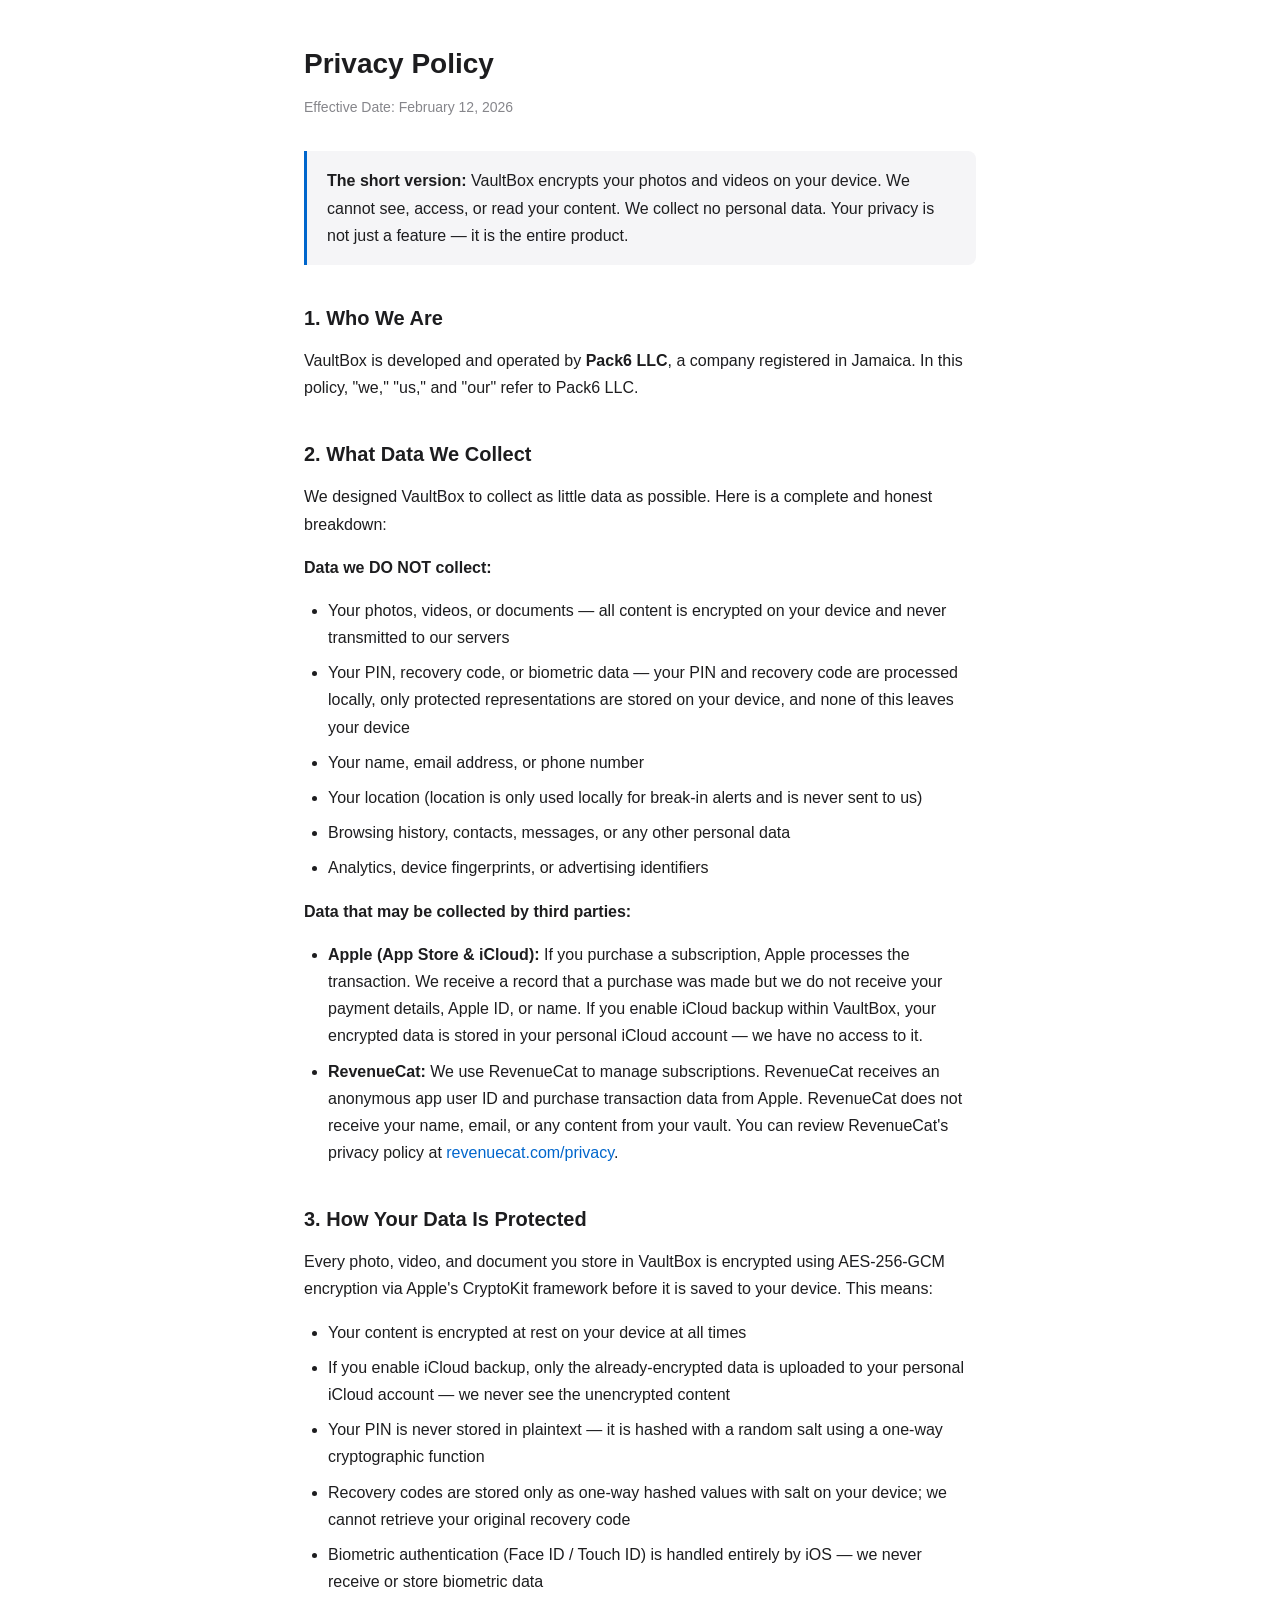
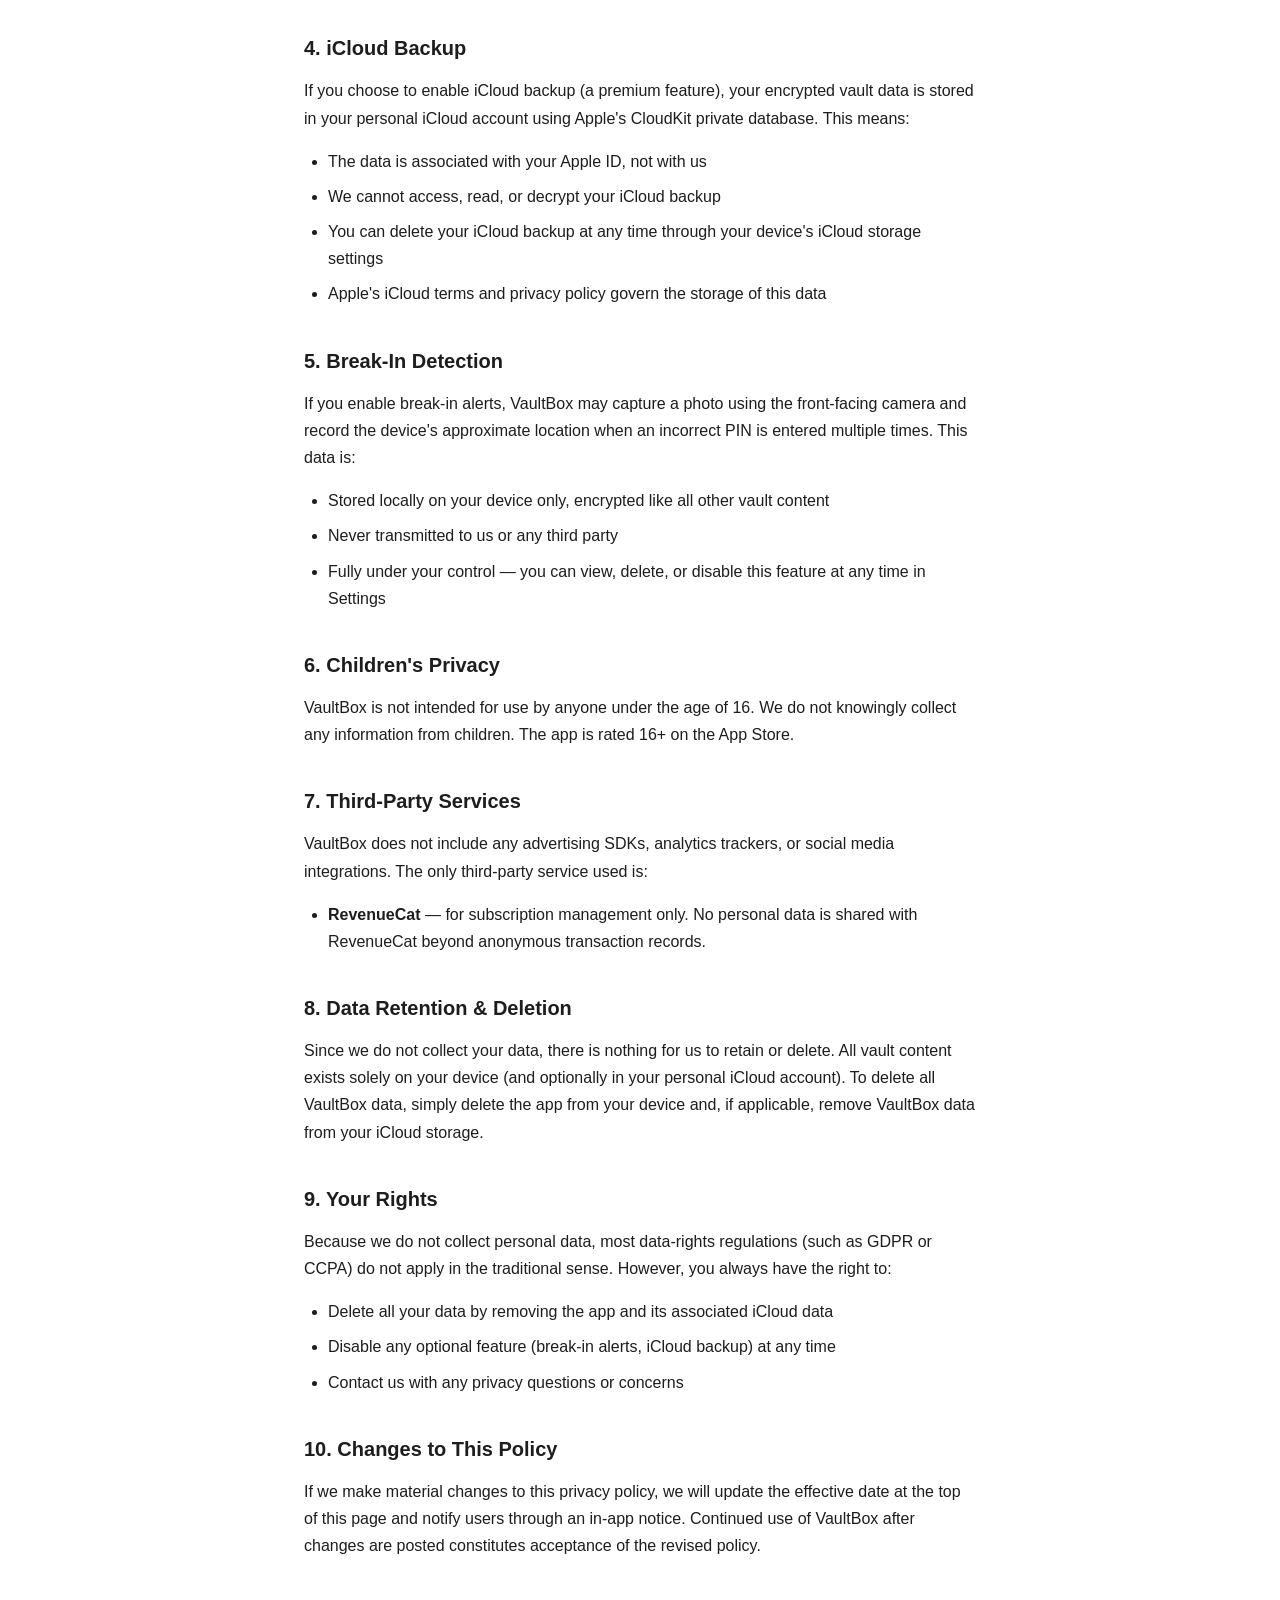
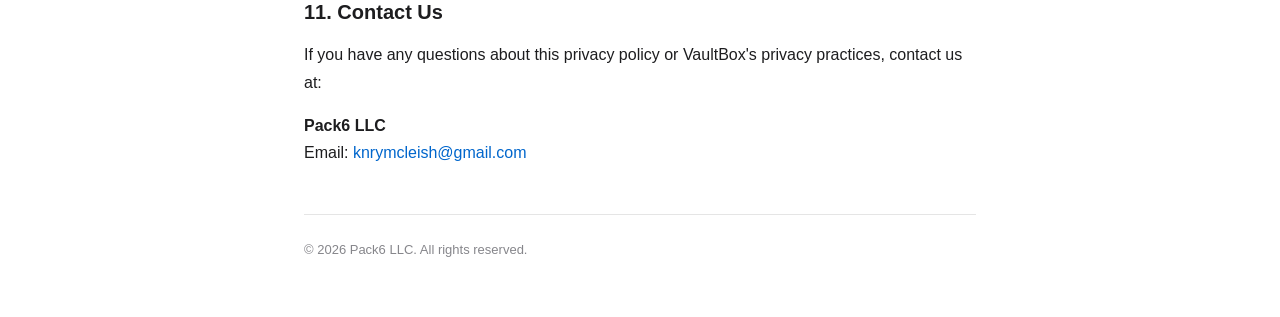
<file: docs/privacy/index.html>
<!doctype html>
<html lang="en">
  <head>
    <meta charset="UTF-8" />
    <meta name="viewport" content="width=device-width, initial-scale=1.0" />
    <title>VaultBox — Privacy Policy</title>
    <style>
      * {
        margin: 0;
        padding: 0;
        box-sizing: border-box;
      }
      body {
        font-family:
          -apple-system, BlinkMacSystemFont, "Segoe UI", Roboto, Helvetica,
          Arial, sans-serif;
        line-height: 1.7;
        color: #1d1d1f;
        background: #ffffff;
        padding: 40px 24px;
        max-width: 720px;
        margin: 0 auto;
      }
      h1 {
        font-size: 28px;
        font-weight: 700;
        margin-bottom: 8px;
      }
      h2 {
        font-size: 20px;
        font-weight: 600;
        margin-top: 36px;
        margin-bottom: 12px;
      }
      p {
        margin-bottom: 16px;
      }
      .effective-date {
        color: #86868b;
        font-size: 14px;
        margin-bottom: 32px;
      }
      ul {
        margin-bottom: 16px;
        padding-left: 24px;
      }
      li {
        margin-bottom: 8px;
      }
      a {
        color: #0066cc;
        text-decoration: none;
      }
      a:hover {
        text-decoration: underline;
      }
      .highlight {
        background: #f5f5f7;
        border-left: 3px solid #0066cc;
        padding: 16px 20px;
        margin: 20px 0;
        border-radius: 0 8px 8px 0;
      }
      footer {
        margin-top: 48px;
        padding-top: 24px;
        border-top: 1px solid #e5e5e5;
        color: #86868b;
        font-size: 13px;
      }
    </style>
  </head>
  <body>
    <h1>Privacy Policy</h1>
    <p class="effective-date">Effective Date: February 12, 2026</p>

    <div class="highlight">
      <strong>The short version:</strong> VaultBox encrypts your photos and
      videos on your device. We cannot see, access, or read your content. We
      collect no personal data. Your privacy is not just a feature — it is the
      entire product.
    </div>

    <h2>1. Who We Are</h2>
    <p>
      VaultBox is developed and operated by <strong>Pack6 LLC</strong>, a
      company registered in Jamaica. In this policy, "we," "us," and "our" refer
      to Pack6 LLC.
    </p>

    <h2>2. What Data We Collect</h2>
    <p>
      We designed VaultBox to collect as little data as possible. Here is a
      complete and honest breakdown:
    </p>

    <p><strong>Data we DO NOT collect:</strong></p>
    <ul>
      <li>
        Your photos, videos, or documents — all content is encrypted on your
        device and never transmitted to our servers
      </li>
      <li>
        Your PIN, recovery code, or biometric data — your PIN and recovery code
        are processed locally, only protected representations are stored on your
        device, and none of this leaves your device
      </li>
      <li>Your name, email address, or phone number</li>
      <li>
        Your location (location is only used locally for break-in alerts and is
        never sent to us)
      </li>
      <li>Browsing history, contacts, messages, or any other personal data</li>
      <li>Analytics, device fingerprints, or advertising identifiers</li>
    </ul>

    <p><strong>Data that may be collected by third parties:</strong></p>
    <ul>
      <li>
        <strong>Apple (App Store & iCloud):</strong> If you purchase a
        subscription, Apple processes the transaction. We receive a record that
        a purchase was made but we do not receive your payment details, Apple
        ID, or name. If you enable iCloud backup within VaultBox, your encrypted
        data is stored in your personal iCloud account — we have no access to
        it.
      </li>
      <li>
        <strong>RevenueCat:</strong> We use RevenueCat to manage subscriptions.
        RevenueCat receives an anonymous app user ID and purchase transaction
        data from Apple. RevenueCat does not receive your name, email, or any
        content from your vault. You can review RevenueCat's privacy policy at
        <a href="https://www.revenuecat.com/privacy">revenuecat.com/privacy</a>.
      </li>
    </ul>

    <h2>3. How Your Data Is Protected</h2>
    <p>
      Every photo, video, and document you store in VaultBox is encrypted using
      AES-256-GCM encryption via Apple's CryptoKit framework before it is saved
      to your device. This means:
    </p>
    <ul>
      <li>Your content is encrypted at rest on your device at all times</li>
      <li>
        If you enable iCloud backup, only the already-encrypted data is uploaded
        to your personal iCloud account — we never see the unencrypted content
      </li>
      <li>
        Your PIN is never stored in plaintext — it is hashed with a random salt
        using a one-way cryptographic function
      </li>
      <li>
        Recovery codes are stored only as one-way hashed values with salt on
        your device; we cannot retrieve your original recovery code
      </li>
      <li>
        Biometric authentication (Face ID / Touch ID) is handled entirely by iOS
        — we never receive or store biometric data
      </li>
    </ul>

    <h2>4. iCloud Backup</h2>
    <p>
      If you choose to enable iCloud backup (a premium feature), your encrypted
      vault data is stored in your personal iCloud account using Apple's
      CloudKit private database. This means:
    </p>
    <ul>
      <li>The data is associated with your Apple ID, not with us</li>
      <li>We cannot access, read, or decrypt your iCloud backup</li>
      <li>
        You can delete your iCloud backup at any time through your device's
        iCloud storage settings
      </li>
      <li>
        Apple's iCloud terms and privacy policy govern the storage of this data
      </li>
    </ul>

    <h2>5. Break-In Detection</h2>
    <p>
      If you enable break-in alerts, VaultBox may capture a photo using the
      front-facing camera and record the device's approximate location when an
      incorrect PIN is entered multiple times. This data is:
    </p>
    <ul>
      <li>
        Stored locally on your device only, encrypted like all other vault
        content
      </li>
      <li>Never transmitted to us or any third party</li>
      <li>
        Fully under your control — you can view, delete, or disable this feature
        at any time in Settings
      </li>
    </ul>

    <h2>6. Children's Privacy</h2>
    <p>
      VaultBox is not intended for use by anyone under the age of 16. We do not
      knowingly collect any information from children. The app is rated 16+ on
      the App Store.
    </p>

    <h2>7. Third-Party Services</h2>
    <p>
      VaultBox does not include any advertising SDKs, analytics trackers, or
      social media integrations. The only third-party service used is:
    </p>
    <ul>
      <li>
        <strong>RevenueCat</strong> — for subscription management only. No
        personal data is shared with RevenueCat beyond anonymous transaction
        records.
      </li>
    </ul>

    <h2>8. Data Retention & Deletion</h2>
    <p>
      Since we do not collect your data, there is nothing for us to retain or
      delete. All vault content exists solely on your device (and optionally in
      your personal iCloud account). To delete all VaultBox data, simply delete
      the app from your device and, if applicable, remove VaultBox data from
      your iCloud storage.
    </p>

    <h2>9. Your Rights</h2>
    <p>
      Because we do not collect personal data, most data-rights regulations
      (such as GDPR or CCPA) do not apply in the traditional sense. However, you
      always have the right to:
    </p>
    <ul>
      <li>
        Delete all your data by removing the app and its associated iCloud data
      </li>
      <li>
        Disable any optional feature (break-in alerts, iCloud backup) at any
        time
      </li>
      <li>Contact us with any privacy questions or concerns</li>
    </ul>

    <h2>10. Changes to This Policy</h2>
    <p>
      If we make material changes to this privacy policy, we will update the
      effective date at the top of this page and notify users through an in-app
      notice. Continued use of VaultBox after changes are posted constitutes
      acceptance of the revised policy.
    </p>

    <h2>11. Contact Us</h2>
    <p>
      If you have any questions about this privacy policy or VaultBox's privacy
      practices, contact us at:
    </p>
    <p>
      <strong>Pack6 LLC</strong><br />
      Email: <a href="mailto:knrymcleish@gmail.com">knrymcleish@gmail.com</a>
    </p>

    <footer>
      <p>&copy; 2026 Pack6 LLC. All rights reserved.</p>
    </footer>
  </body>
</html>
</file>
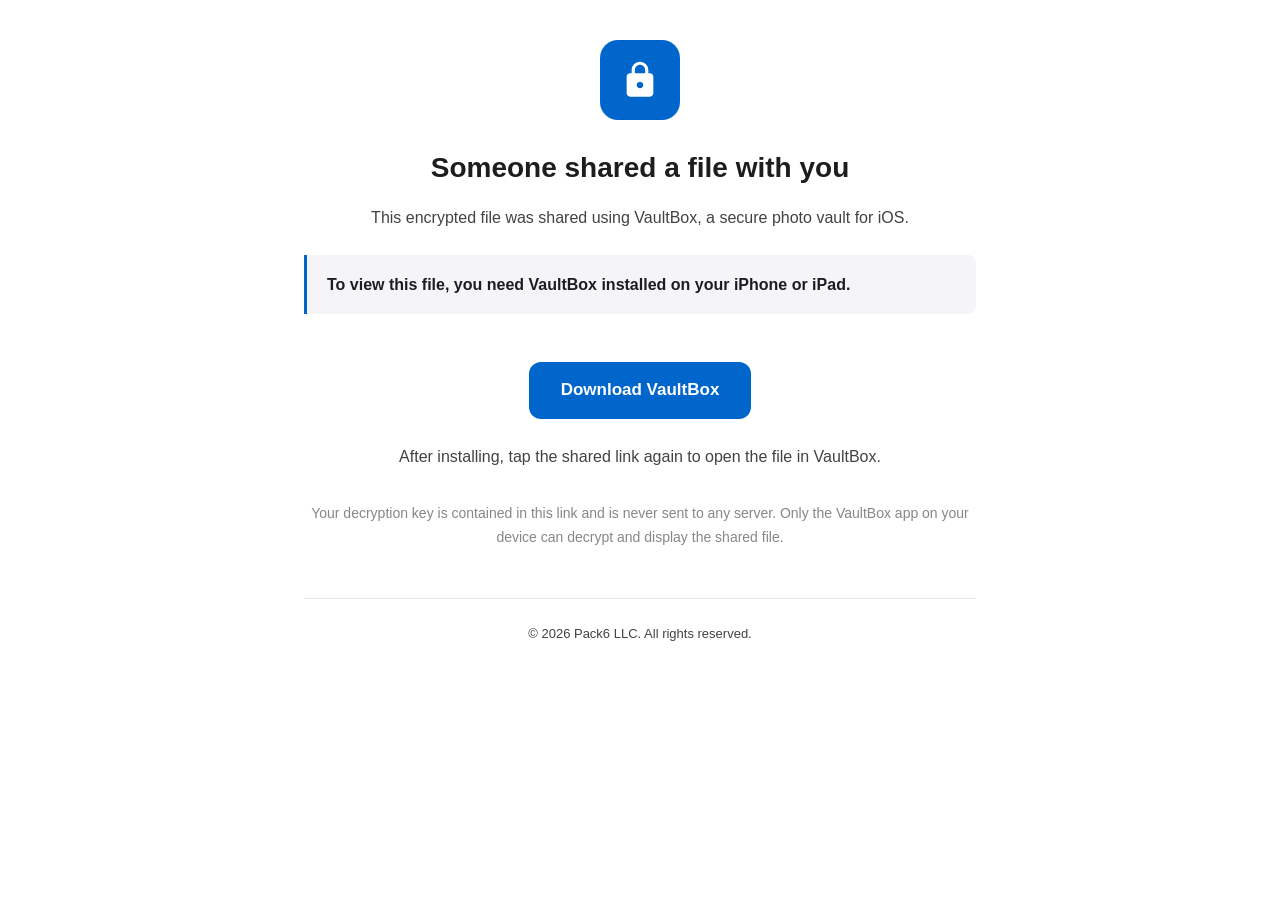
<file: docs/s/index.html>
<!doctype html>
<html lang="en">
  <head>
    <meta charset="UTF-8" />
    <meta name="viewport" content="width=device-width, initial-scale=1.0" />
    <meta name="apple-itunes-app" content="app-id=6758970966" />
    <title>VaultBox — Shared File</title>
    <style>
      * {
        margin: 0;
        padding: 0;
        box-sizing: border-box;
      }
      body {
        font-family:
          -apple-system, BlinkMacSystemFont, "Segoe UI", Roboto, Helvetica,
          Arial, sans-serif;
        line-height: 1.7;
        color: #1d1d1f;
        background: #ffffff;
        padding: 40px 24px;
        max-width: 720px;
        margin: 0 auto;
        text-align: center;
      }
      .icon {
        width: 80px;
        height: 80px;
        margin: 0 auto 24px;
        background: #0066cc;
        border-radius: 18px;
        display: flex;
        align-items: center;
        justify-content: center;
      }
      .icon svg {
        width: 40px;
        height: 40px;
        fill: #ffffff;
      }
      h1 {
        font-size: 28px;
        font-weight: 700;
        margin-bottom: 12px;
      }
      p {
        margin-bottom: 16px;
        color: #424245;
      }
      .highlight {
        background: #f5f5f7;
        border-left: 3px solid #0066cc;
        padding: 16px 20px;
        margin: 24px 0;
        border-radius: 0 8px 8px 0;
        text-align: left;
      }
      .download-btn {
        display: inline-block;
        background: #0066cc;
        color: #ffffff;
        padding: 14px 32px;
        border-radius: 12px;
        text-decoration: none;
        font-size: 17px;
        font-weight: 600;
        margin: 24px 0;
        transition: background 0.2s;
      }
      .download-btn:hover {
        background: #0055aa;
        text-decoration: none;
      }
      .steps {
        text-align: left;
        margin: 24px 0;
        padding-left: 24px;
      }
      .steps li {
        margin-bottom: 8px;
      }
      .privacy-note {
        color: #86868b;
        font-size: 14px;
        margin-top: 32px;
      }
      footer {
        margin-top: 48px;
        padding-top: 24px;
        border-top: 1px solid #e5e5e5;
        color: #86868b;
        font-size: 13px;
      }
    </style>
  </head>
  <body>
    <div class="icon">
      <svg xmlns="http://www.w3.org/2000/svg" viewBox="0 0 24 24">
        <path d="M18 8h-1V6c0-2.76-2.24-5-5-5S7 3.24 7 6v2H6c-1.1 0-2 .9-2 2v10c0 1.1.9 2 2 2h12c1.1 0 2-.9 2-2V10c0-1.1-.9-2-2-2zM12 17c-1.1 0-2-.9-2-2s.9-2 2-2 2 .9 2 2-.9 2-2 2zm3.1-9H8.9V6c0-1.71 1.39-3.1 3.1-3.1s3.1 1.39 3.1 3.1v2z"/>
      </svg>
    </div>

    <h1>Someone shared a file with you</h1>
    <p>This encrypted file was shared using VaultBox, a secure photo vault for iOS.</p>

    <div class="highlight">
      <strong>To view this file, you need VaultBox installed on your iPhone or iPad.</strong>
    </div>

    <a href="https://apps.apple.com/app/id6758970966" class="download-btn">
      Download VaultBox
    </a>

    <p>After installing, tap the shared link again to open the file in VaultBox.</p>

    <p class="privacy-note">
      Your decryption key is contained in this link and is never sent to any server.
      Only the VaultBox app on your device can decrypt and display the shared file.
    </p>

    <footer>
      <p>&copy; 2026 Pack6 LLC. All rights reserved.</p>
    </footer>
  </body>
</html>
</file>
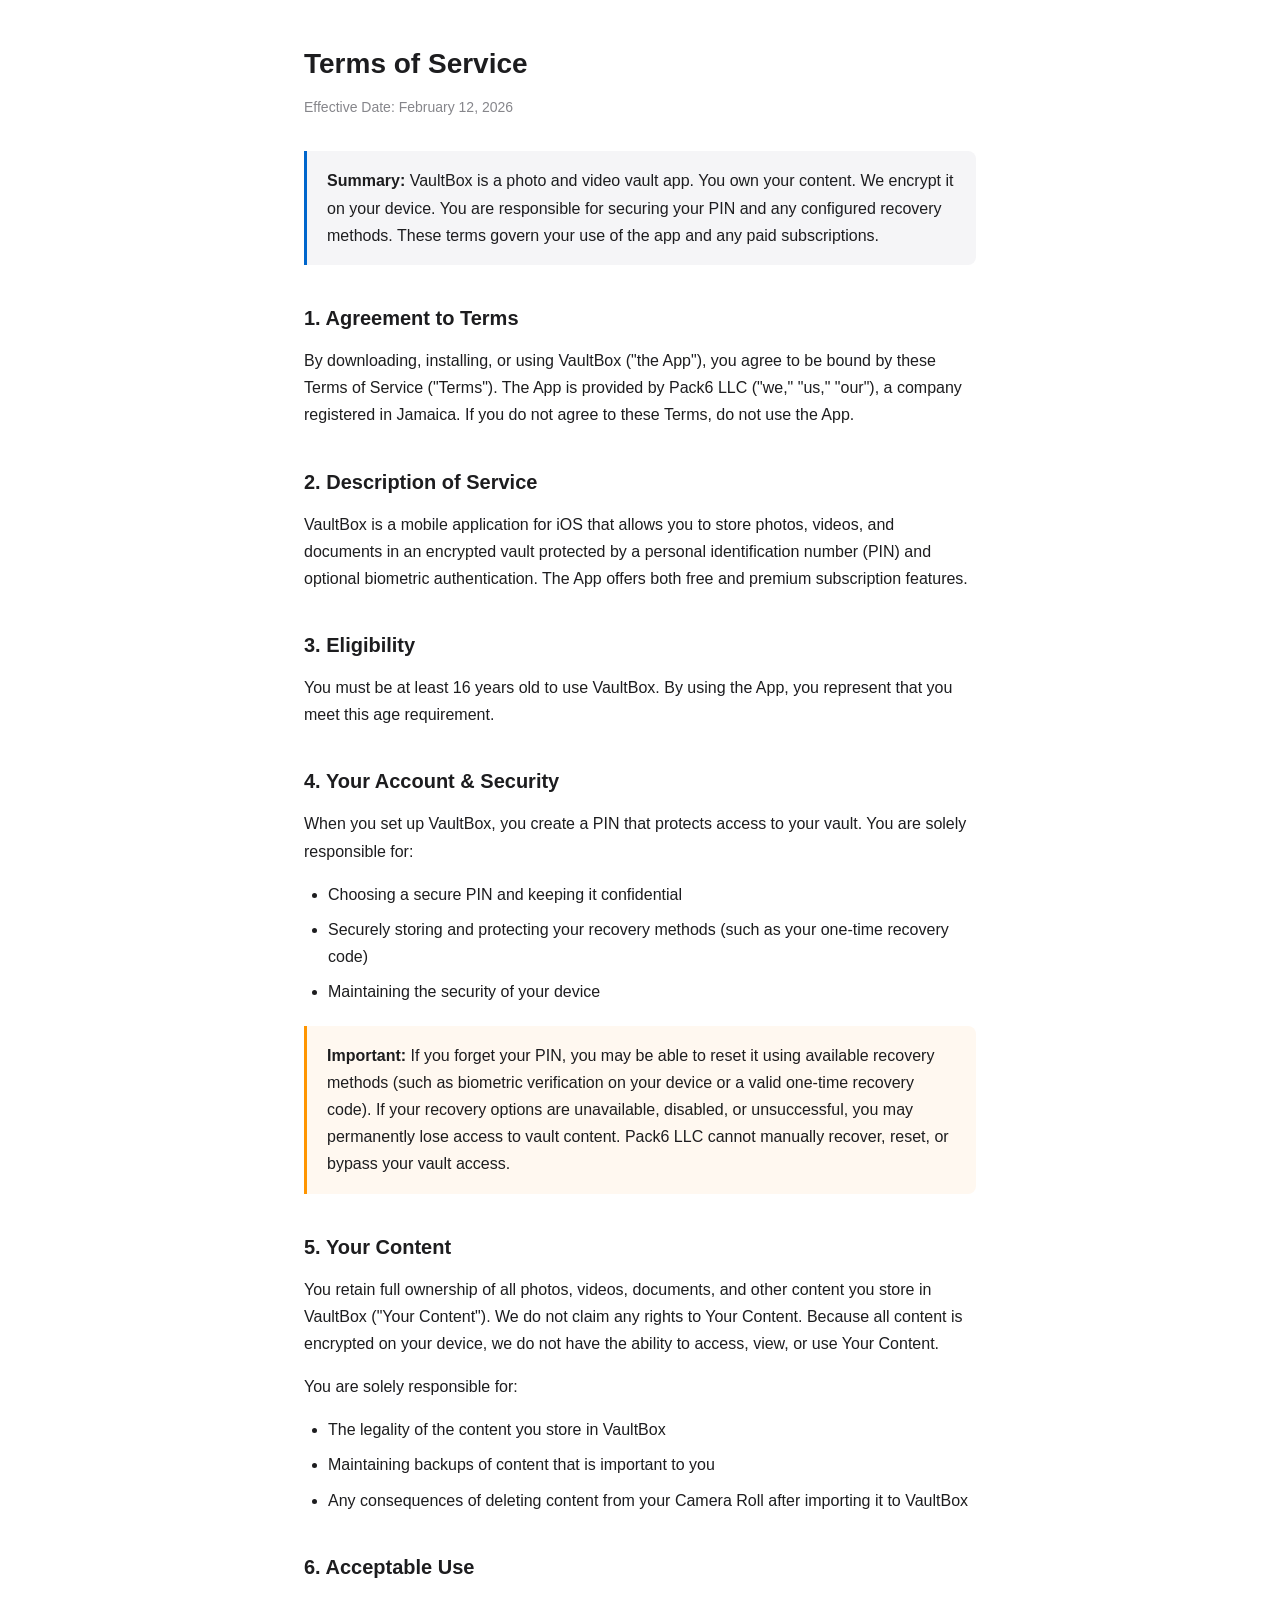
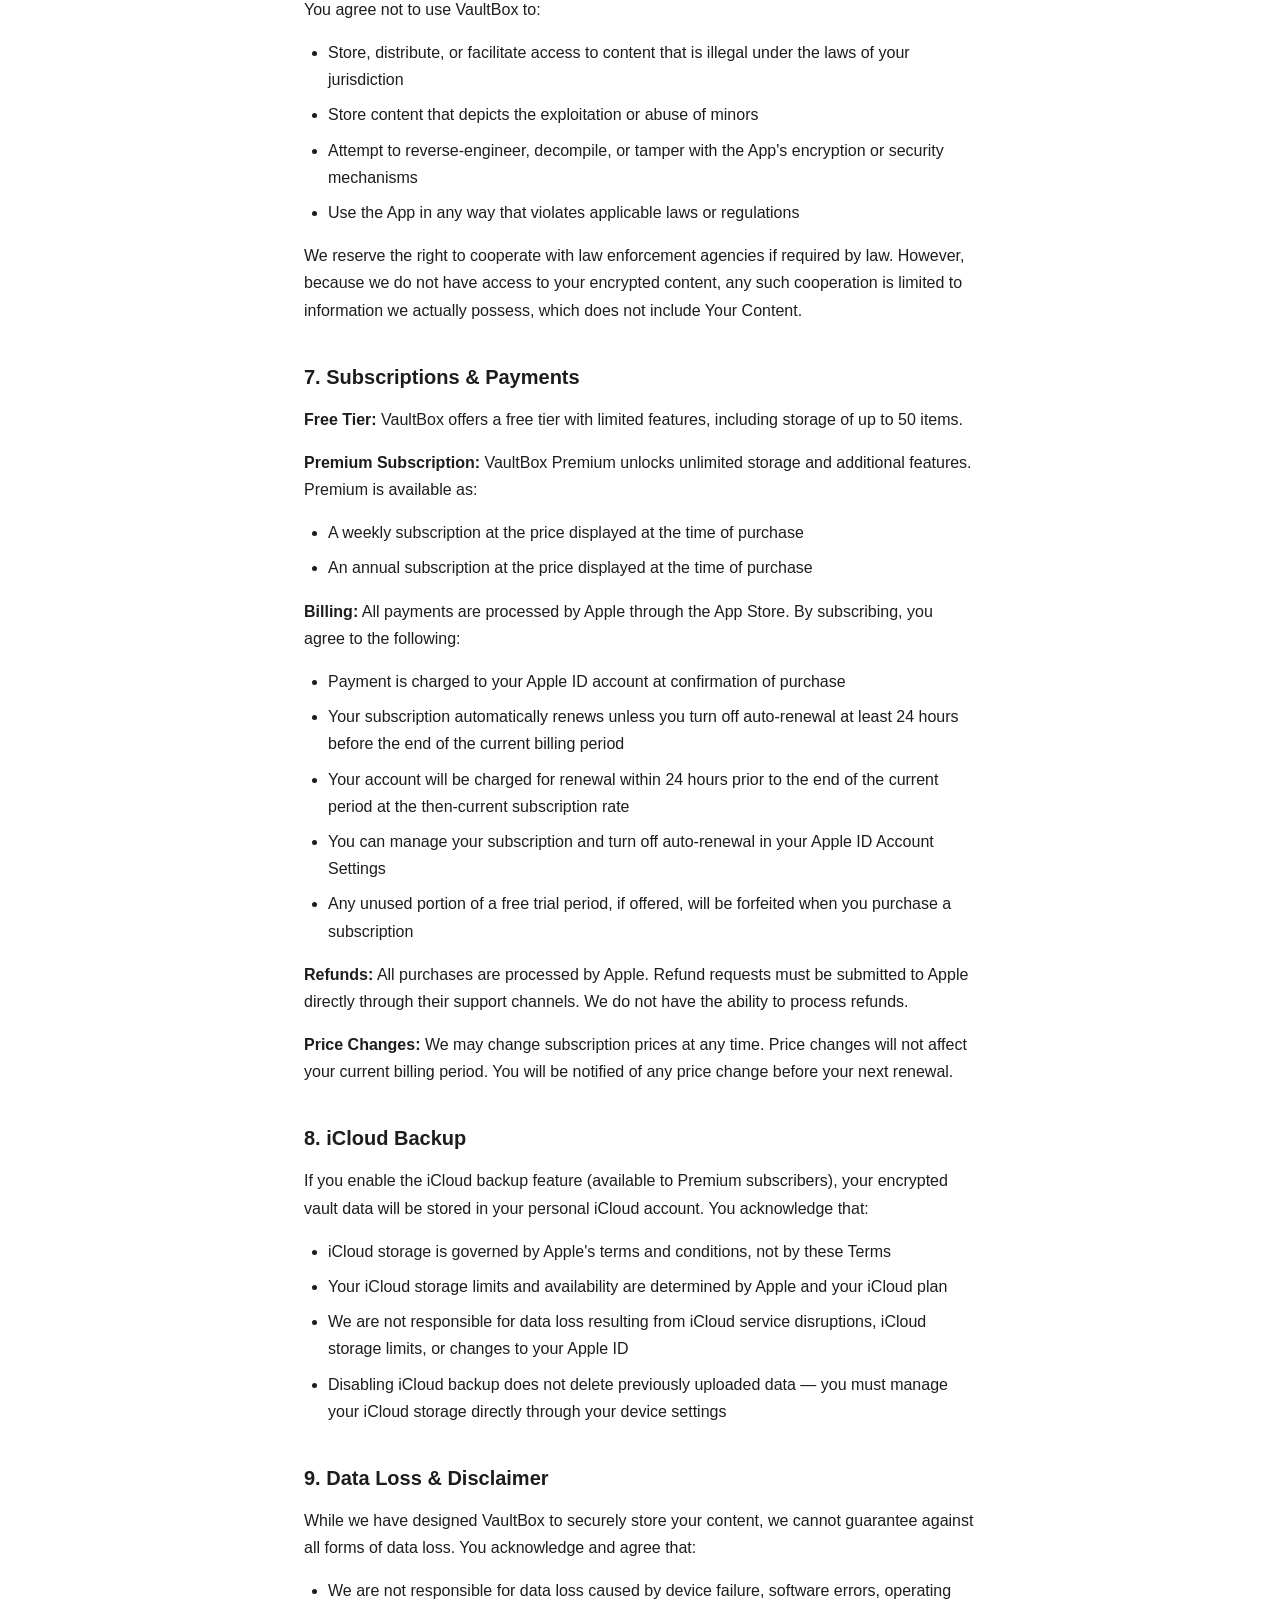
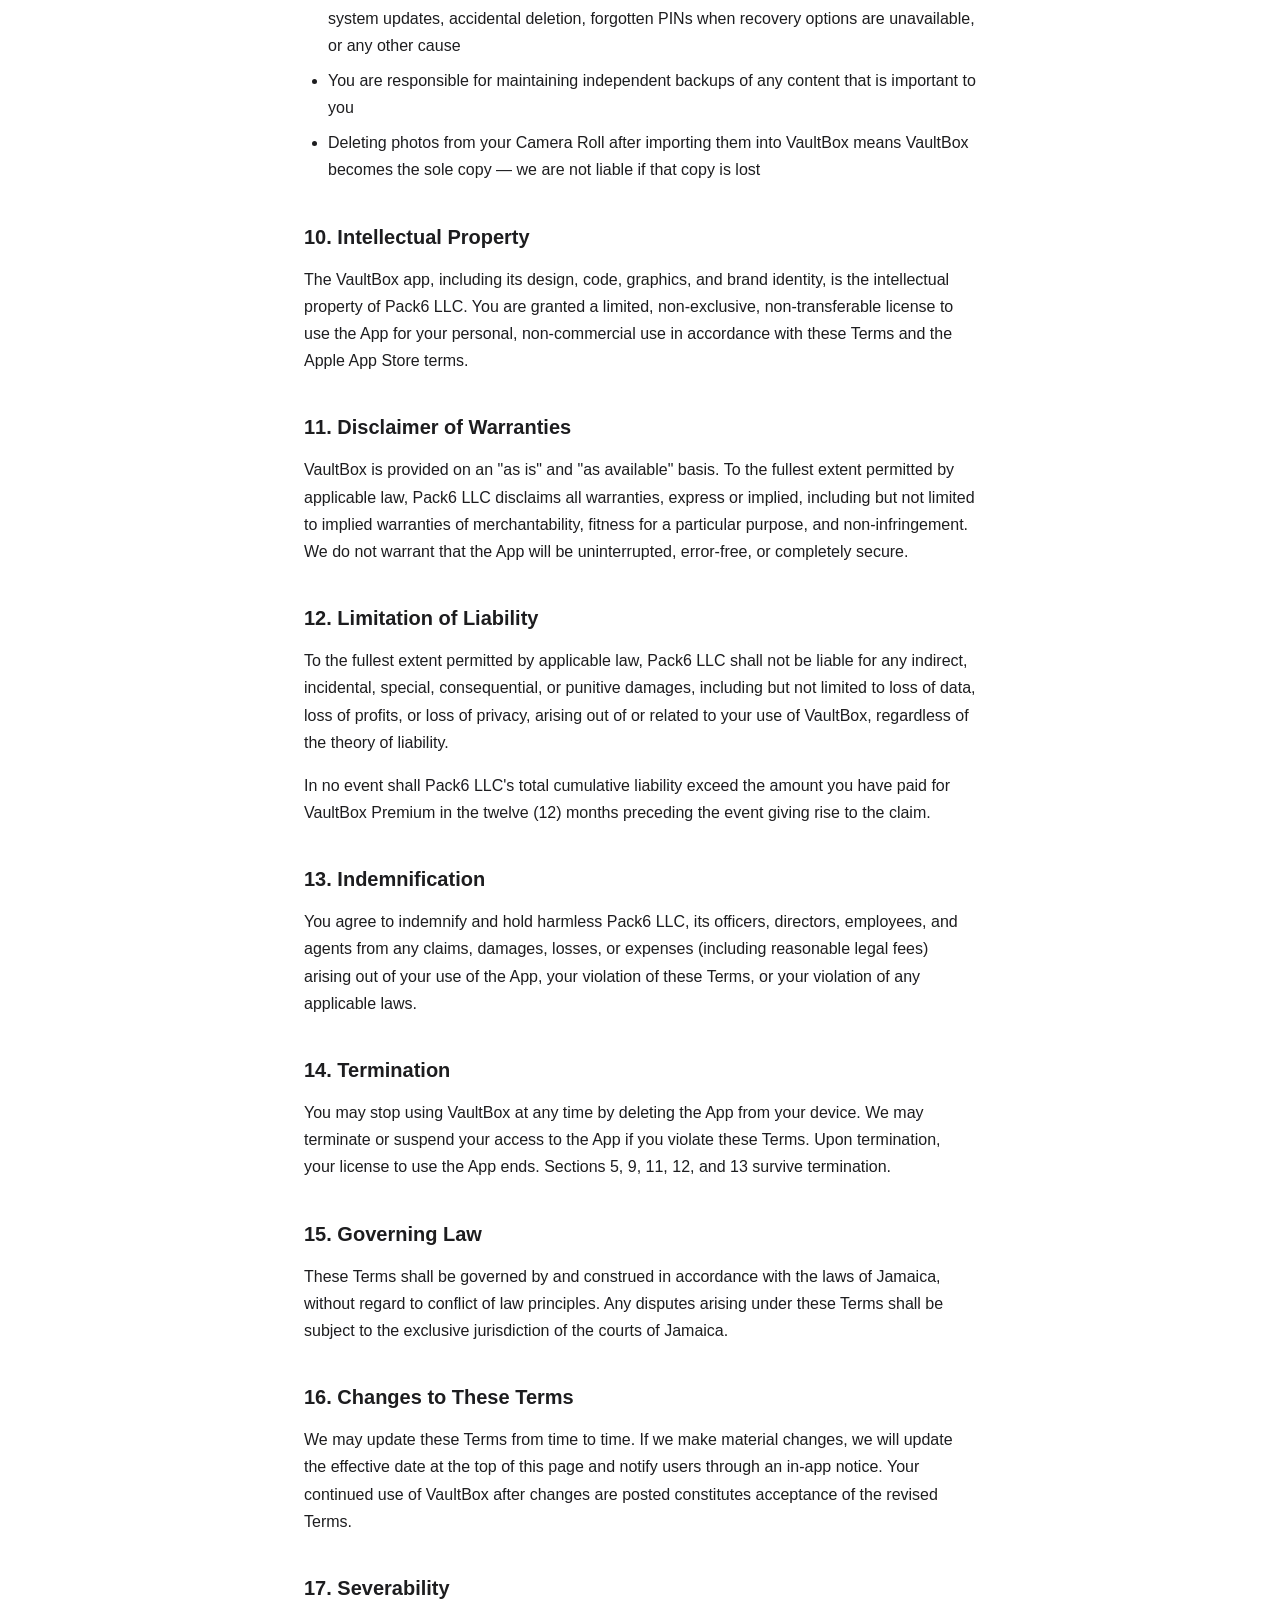
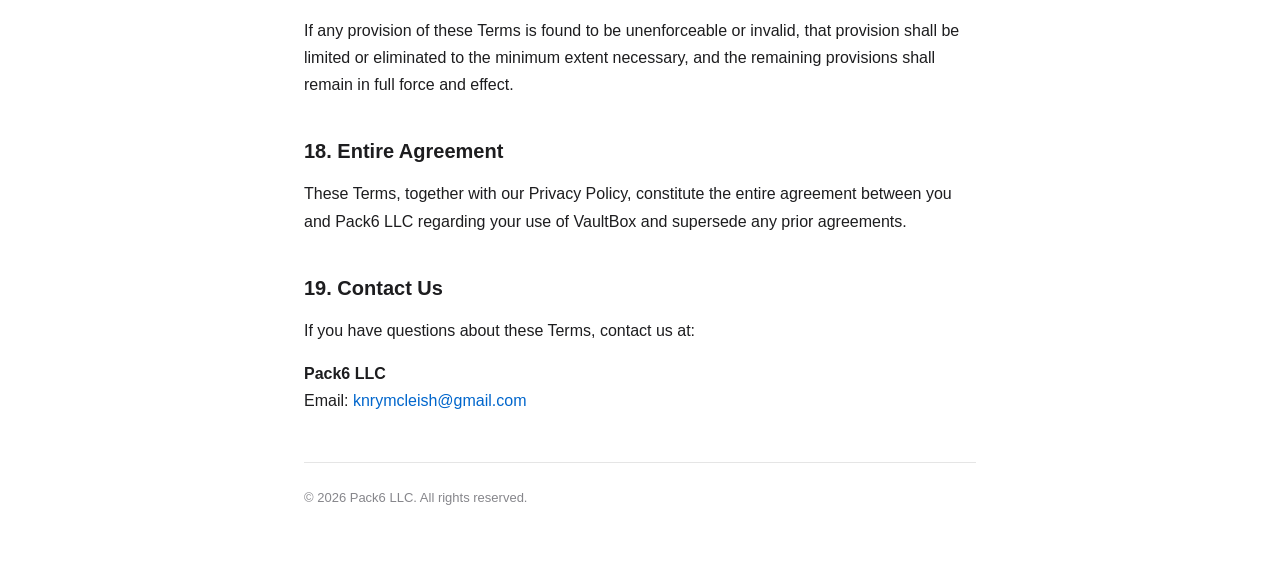
<file: docs/terms/index.html>
<!doctype html>
<html lang="en">
  <head>
    <meta charset="UTF-8" />
    <meta name="viewport" content="width=device-width, initial-scale=1.0" />
    <title>VaultBox — Terms of Service</title>
    <style>
      * {
        margin: 0;
        padding: 0;
        box-sizing: border-box;
      }
      body {
        font-family:
          -apple-system, BlinkMacSystemFont, "Segoe UI", Roboto, Helvetica,
          Arial, sans-serif;
        line-height: 1.7;
        color: #1d1d1f;
        background: #ffffff;
        padding: 40px 24px;
        max-width: 720px;
        margin: 0 auto;
      }
      h1 {
        font-size: 28px;
        font-weight: 700;
        margin-bottom: 8px;
      }
      h2 {
        font-size: 20px;
        font-weight: 600;
        margin-top: 36px;
        margin-bottom: 12px;
      }
      p {
        margin-bottom: 16px;
      }
      .effective-date {
        color: #86868b;
        font-size: 14px;
        margin-bottom: 32px;
      }
      ul {
        margin-bottom: 16px;
        padding-left: 24px;
      }
      li {
        margin-bottom: 8px;
      }
      a {
        color: #0066cc;
        text-decoration: none;
      }
      a:hover {
        text-decoration: underline;
      }
      .highlight {
        background: #f5f5f7;
        border-left: 3px solid #0066cc;
        padding: 16px 20px;
        margin: 20px 0;
        border-radius: 0 8px 8px 0;
      }
      .warning {
        background: #fff8f0;
        border-left: 3px solid #ff9500;
        padding: 16px 20px;
        margin: 20px 0;
        border-radius: 0 8px 8px 0;
      }
      footer {
        margin-top: 48px;
        padding-top: 24px;
        border-top: 1px solid #e5e5e5;
        color: #86868b;
        font-size: 13px;
      }
    </style>
  </head>
  <body>
    <h1>Terms of Service</h1>
    <p class="effective-date">Effective Date: February 12, 2026</p>

    <div class="highlight">
      <strong>Summary:</strong> VaultBox is a photo and video vault app. You own
      your content. We encrypt it on your device. You are responsible for
      securing your PIN and any configured recovery methods. These terms govern
      your use of the app and any paid subscriptions.
    </div>

    <h2>1. Agreement to Terms</h2>
    <p>
      By downloading, installing, or using VaultBox ("the App"), you agree to be
      bound by these Terms of Service ("Terms"). The App is provided by Pack6
      LLC ("we," "us," "our"), a company registered in Jamaica. If you do not
      agree to these Terms, do not use the App.
    </p>

    <h2>2. Description of Service</h2>
    <p>
      VaultBox is a mobile application for iOS that allows you to store photos,
      videos, and documents in an encrypted vault protected by a personal
      identification number (PIN) and optional biometric authentication. The App
      offers both free and premium subscription features.
    </p>

    <h2>3. Eligibility</h2>
    <p>
      You must be at least 16 years old to use VaultBox. By using the App, you
      represent that you meet this age requirement.
    </p>

    <h2>4. Your Account & Security</h2>
    <p>
      When you set up VaultBox, you create a PIN that protects access to your
      vault. You are solely responsible for:
    </p>
    <ul>
      <li>Choosing a secure PIN and keeping it confidential</li>
      <li>
        Securely storing and protecting your recovery methods (such as your
        one-time recovery code)
      </li>
      <li>Maintaining the security of your device</li>
    </ul>

    <div class="warning">
      <strong>Important:</strong> If you forget your PIN, you may be able to
      reset it using available recovery methods (such as biometric verification
      on your device or a valid one-time recovery code). If your recovery
      options are unavailable, disabled, or unsuccessful, you may permanently
      lose access to vault content. Pack6 LLC cannot manually recover, reset, or
      bypass your vault access.
    </div>

    <h2>5. Your Content</h2>
    <p>
      You retain full ownership of all photos, videos, documents, and other
      content you store in VaultBox ("Your Content"). We do not claim any rights
      to Your Content. Because all content is encrypted on your device, we do
      not have the ability to access, view, or use Your Content.
    </p>
    <p>You are solely responsible for:</p>
    <ul>
      <li>The legality of the content you store in VaultBox</li>
      <li>Maintaining backups of content that is important to you</li>
      <li>
        Any consequences of deleting content from your Camera Roll after
        importing it to VaultBox
      </li>
    </ul>

    <h2>6. Acceptable Use</h2>
    <p>You agree not to use VaultBox to:</p>
    <ul>
      <li>
        Store, distribute, or facilitate access to content that is illegal under
        the laws of your jurisdiction
      </li>
      <li>Store content that depicts the exploitation or abuse of minors</li>
      <li>
        Attempt to reverse-engineer, decompile, or tamper with the App's
        encryption or security mechanisms
      </li>
      <li>
        Use the App in any way that violates applicable laws or regulations
      </li>
    </ul>
    <p>
      We reserve the right to cooperate with law enforcement agencies if
      required by law. However, because we do not have access to your encrypted
      content, any such cooperation is limited to information we actually
      possess, which does not include Your Content.
    </p>

    <h2>7. Subscriptions & Payments</h2>

    <p>
      <strong>Free Tier:</strong> VaultBox offers a free tier with limited
      features, including storage of up to 50 items.
    </p>

    <p>
      <strong>Premium Subscription:</strong> VaultBox Premium unlocks unlimited
      storage and additional features. Premium is available as:
    </p>
    <ul>
      <li>
        A weekly subscription at the price displayed at the time of purchase
      </li>
      <li>
        An annual subscription at the price displayed at the time of purchase
      </li>
    </ul>

    <p>
      <strong>Billing:</strong> All payments are processed by Apple through the
      App Store. By subscribing, you agree to the following:
    </p>
    <ul>
      <li>
        Payment is charged to your Apple ID account at confirmation of purchase
      </li>
      <li>
        Your subscription automatically renews unless you turn off auto-renewal
        at least 24 hours before the end of the current billing period
      </li>
      <li>
        Your account will be charged for renewal within 24 hours prior to the
        end of the current period at the then-current subscription rate
      </li>
      <li>
        You can manage your subscription and turn off auto-renewal in your Apple
        ID Account Settings
      </li>
      <li>
        Any unused portion of a free trial period, if offered, will be forfeited
        when you purchase a subscription
      </li>
    </ul>

    <p>
      <strong>Refunds:</strong> All purchases are processed by Apple. Refund
      requests must be submitted to Apple directly through their support
      channels. We do not have the ability to process refunds.
    </p>

    <p>
      <strong>Price Changes:</strong> We may change subscription prices at any
      time. Price changes will not affect your current billing period. You will
      be notified of any price change before your next renewal.
    </p>

    <h2>8. iCloud Backup</h2>
    <p>
      If you enable the iCloud backup feature (available to Premium
      subscribers), your encrypted vault data will be stored in your personal
      iCloud account. You acknowledge that:
    </p>
    <ul>
      <li>
        iCloud storage is governed by Apple's terms and conditions, not by these
        Terms
      </li>
      <li>
        Your iCloud storage limits and availability are determined by Apple and
        your iCloud plan
      </li>
      <li>
        We are not responsible for data loss resulting from iCloud service
        disruptions, iCloud storage limits, or changes to your Apple ID
      </li>
      <li>
        Disabling iCloud backup does not delete previously uploaded data — you
        must manage your iCloud storage directly through your device settings
      </li>
    </ul>

    <h2>9. Data Loss & Disclaimer</h2>
    <p>
      While we have designed VaultBox to securely store your content, we cannot
      guarantee against all forms of data loss. You acknowledge and agree that:
    </p>
    <ul>
      <li>
        We are not responsible for data loss caused by device failure, software
        errors, operating system updates, accidental deletion, forgotten PINs
        when recovery options are unavailable, or any other cause
      </li>
      <li>
        You are responsible for maintaining independent backups of any content
        that is important to you
      </li>
      <li>
        Deleting photos from your Camera Roll after importing them into VaultBox
        means VaultBox becomes the sole copy — we are not liable if that copy is
        lost
      </li>
    </ul>

    <h2>10. Intellectual Property</h2>
    <p>
      The VaultBox app, including its design, code, graphics, and brand
      identity, is the intellectual property of Pack6 LLC. You are granted a
      limited, non-exclusive, non-transferable license to use the App for your
      personal, non-commercial use in accordance with these Terms and the Apple
      App Store terms.
    </p>

    <h2>11. Disclaimer of Warranties</h2>
    <p>
      VaultBox is provided on an "as is" and "as available" basis. To the
      fullest extent permitted by applicable law, Pack6 LLC disclaims all
      warranties, express or implied, including but not limited to implied
      warranties of merchantability, fitness for a particular purpose, and
      non-infringement. We do not warrant that the App will be uninterrupted,
      error-free, or completely secure.
    </p>

    <h2>12. Limitation of Liability</h2>
    <p>
      To the fullest extent permitted by applicable law, Pack6 LLC shall not be
      liable for any indirect, incidental, special, consequential, or punitive
      damages, including but not limited to loss of data, loss of profits, or
      loss of privacy, arising out of or related to your use of VaultBox,
      regardless of the theory of liability.
    </p>
    <p>
      In no event shall Pack6 LLC's total cumulative liability exceed the amount
      you have paid for VaultBox Premium in the twelve (12) months preceding the
      event giving rise to the claim.
    </p>

    <h2>13. Indemnification</h2>
    <p>
      You agree to indemnify and hold harmless Pack6 LLC, its officers,
      directors, employees, and agents from any claims, damages, losses, or
      expenses (including reasonable legal fees) arising out of your use of the
      App, your violation of these Terms, or your violation of any applicable
      laws.
    </p>

    <h2>14. Termination</h2>
    <p>
      You may stop using VaultBox at any time by deleting the App from your
      device. We may terminate or suspend your access to the App if you violate
      these Terms. Upon termination, your license to use the App ends. Sections
      5, 9, 11, 12, and 13 survive termination.
    </p>

    <h2>15. Governing Law</h2>
    <p>
      These Terms shall be governed by and construed in accordance with the laws
      of Jamaica, without regard to conflict of law principles. Any disputes
      arising under these Terms shall be subject to the exclusive jurisdiction
      of the courts of Jamaica.
    </p>

    <h2>16. Changes to These Terms</h2>
    <p>
      We may update these Terms from time to time. If we make material changes,
      we will update the effective date at the top of this page and notify users
      through an in-app notice. Your continued use of VaultBox after changes are
      posted constitutes acceptance of the revised Terms.
    </p>

    <h2>17. Severability</h2>
    <p>
      If any provision of these Terms is found to be unenforceable or invalid,
      that provision shall be limited or eliminated to the minimum extent
      necessary, and the remaining provisions shall remain in full force and
      effect.
    </p>

    <h2>18. Entire Agreement</h2>
    <p>
      These Terms, together with our Privacy Policy, constitute the entire
      agreement between you and Pack6 LLC regarding your use of VaultBox and
      supersede any prior agreements.
    </p>

    <h2>19. Contact Us</h2>
    <p>If you have questions about these Terms, contact us at:</p>
    <p>
      <strong>Pack6 LLC</strong><br />
      Email: <a href="mailto:knrymcleish@gmail.com">knrymcleish@gmail.com</a>
    </p>

    <footer>
      <p>&copy; 2026 Pack6 LLC. All rights reserved.</p>
    </footer>
  </body>
</html>
</file>
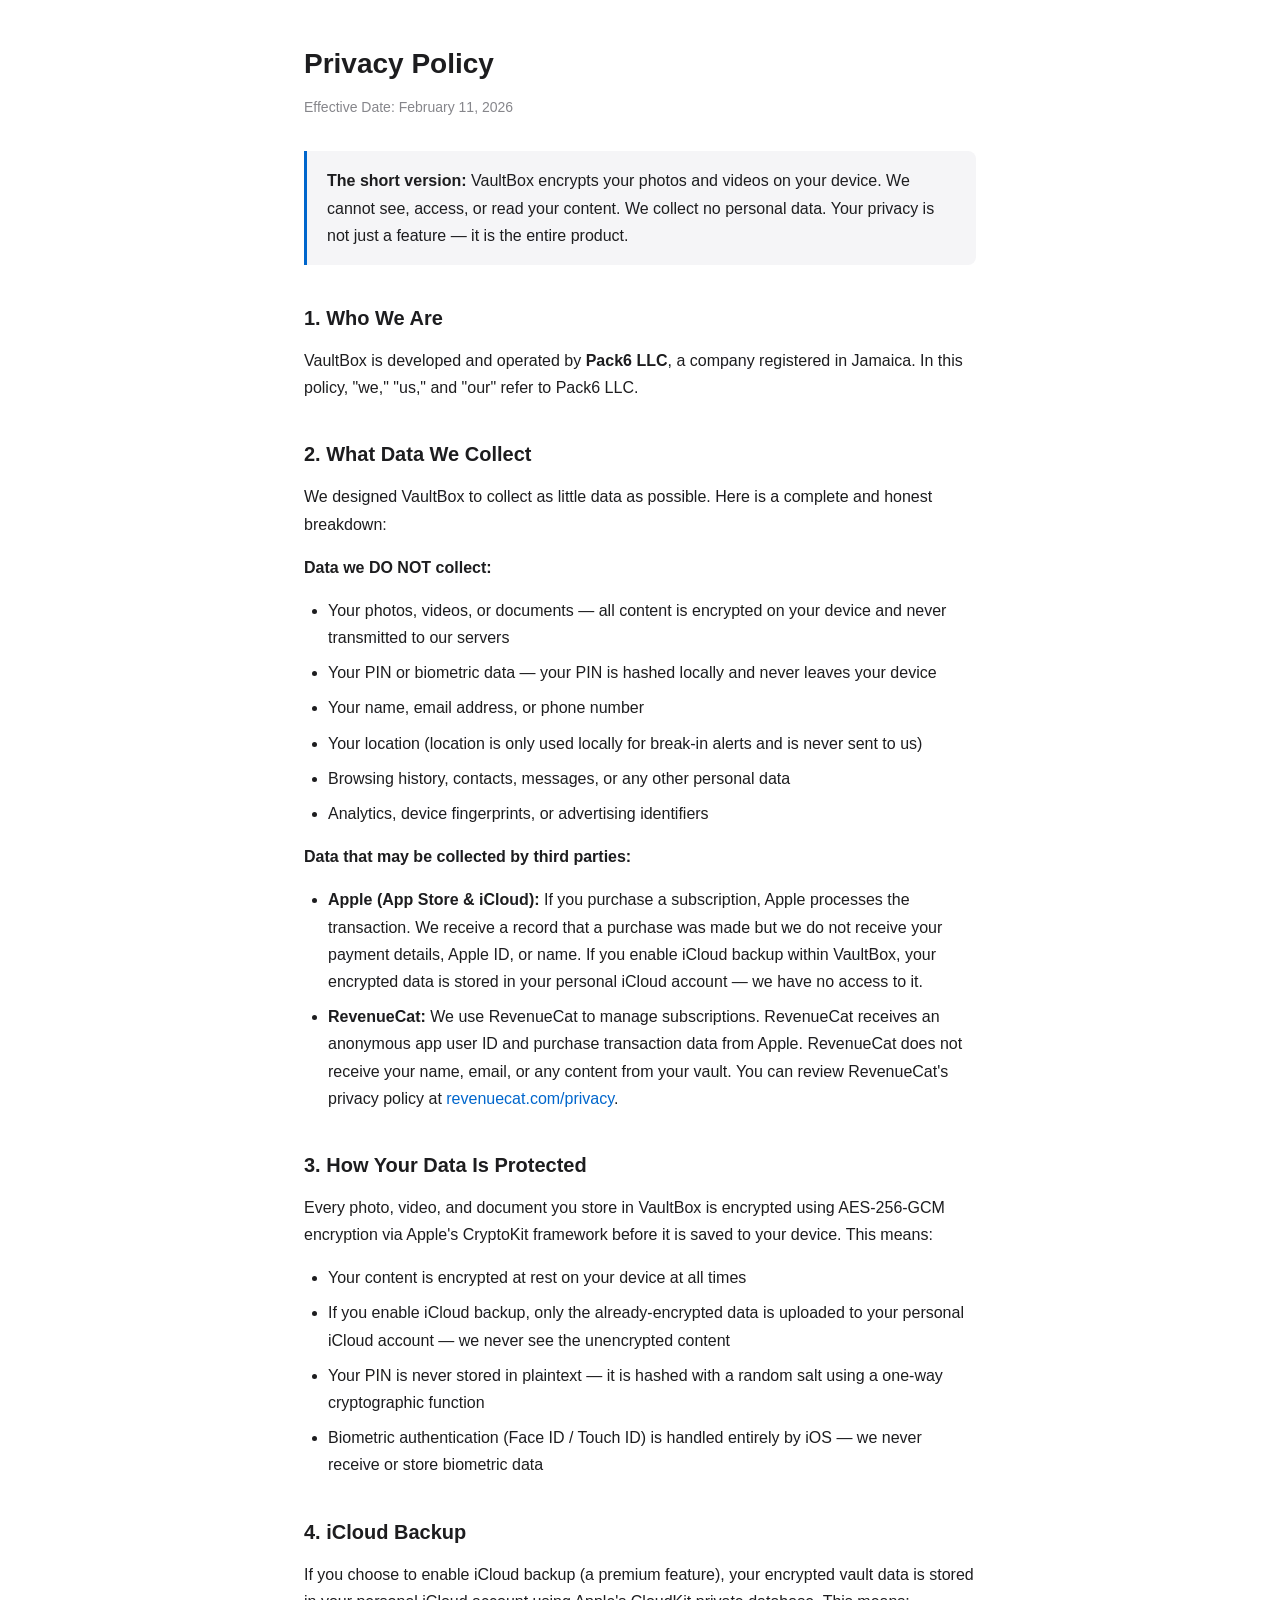
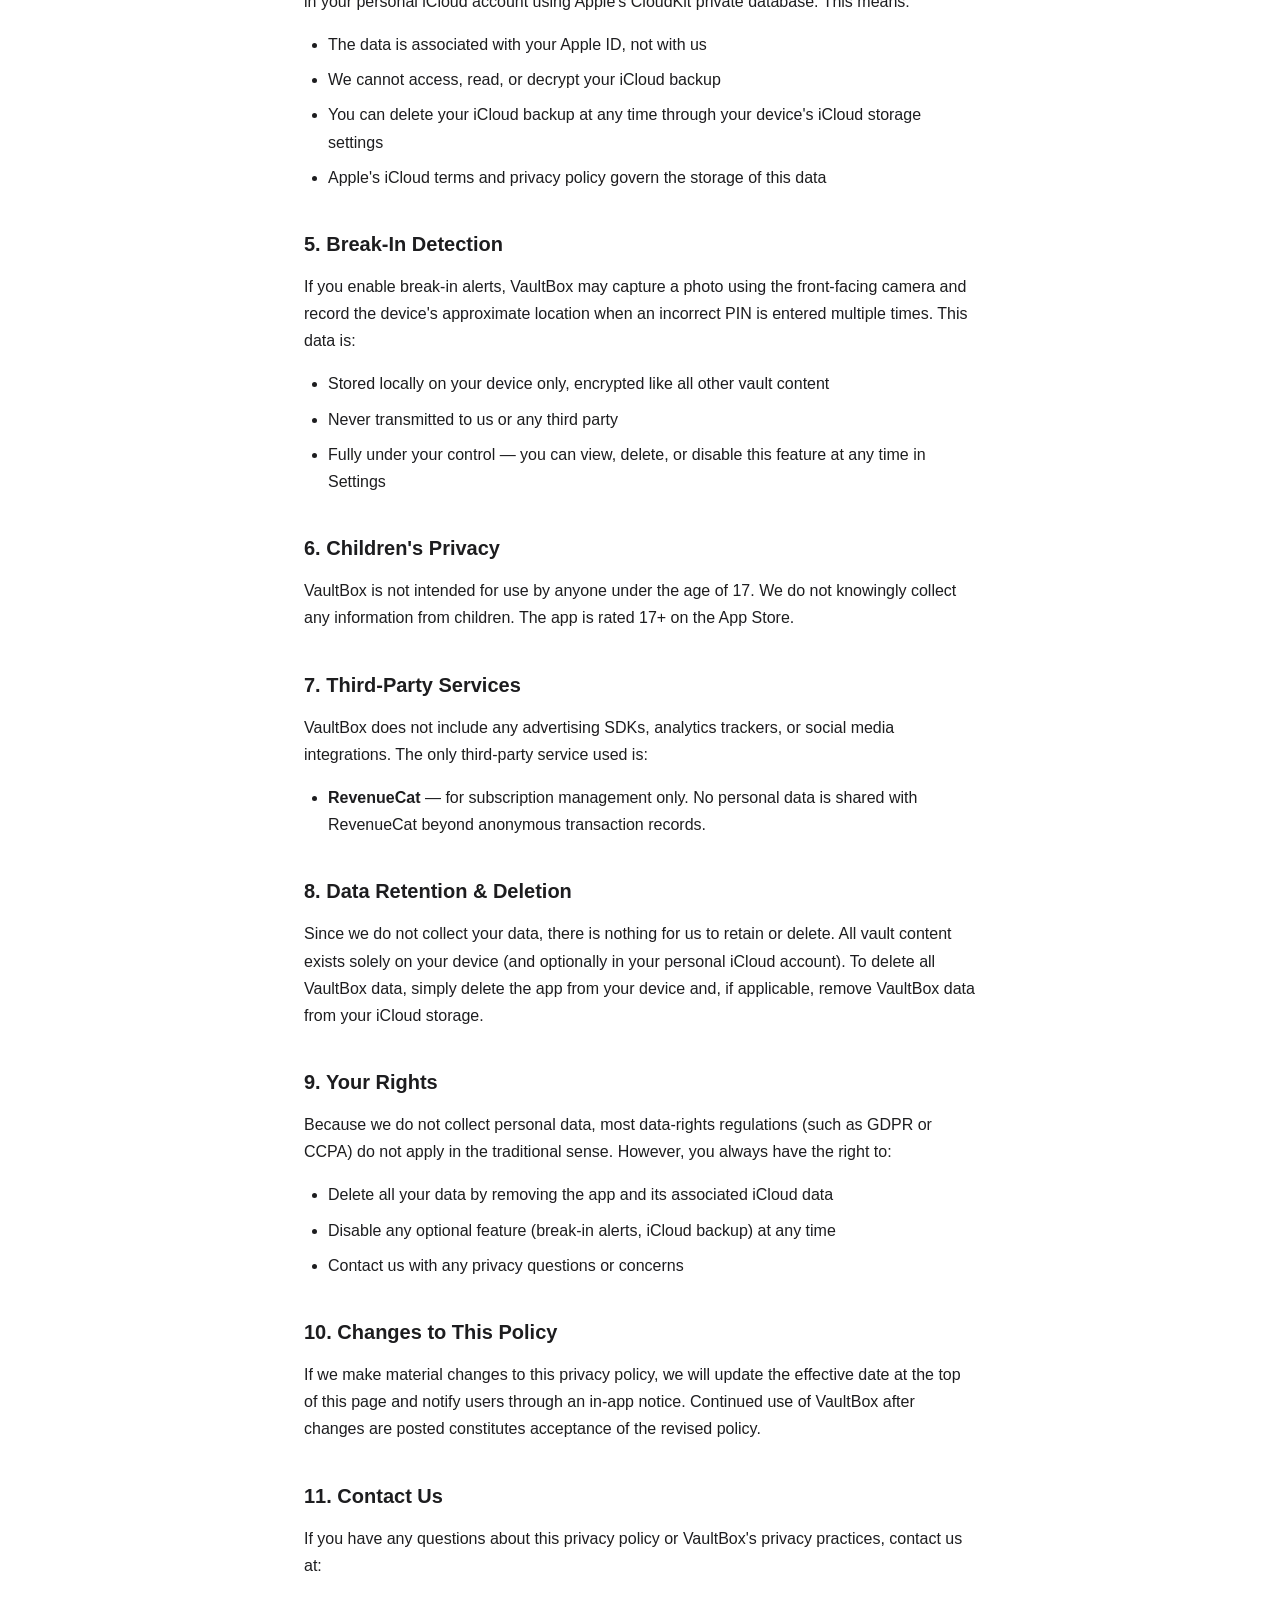
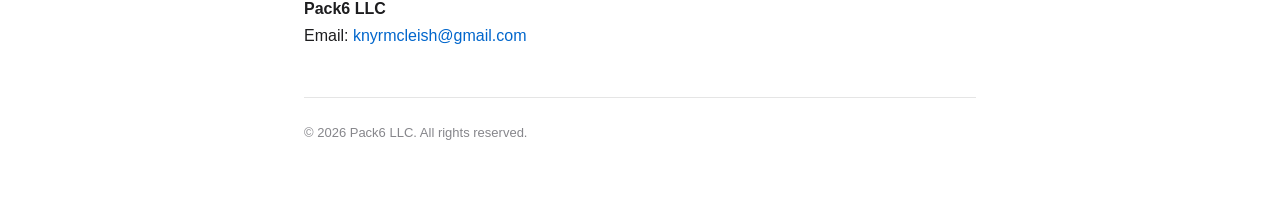
<file: docs/privacy/privacy_policy.html>
<!doctype html>
<html lang="en">
  <head>
    <meta charset="UTF-8" />
    <meta name="viewport" content="width=device-width, initial-scale=1.0" />
    <title>VaultBox — Privacy Policy</title>
    <style>
      * {
        margin: 0;
        padding: 0;
        box-sizing: border-box;
      }
      body {
        font-family:
          -apple-system, BlinkMacSystemFont, "Segoe UI", Roboto, Helvetica,
          Arial, sans-serif;
        line-height: 1.7;
        color: #1d1d1f;
        background: #ffffff;
        padding: 40px 24px;
        max-width: 720px;
        margin: 0 auto;
      }
      h1 {
        font-size: 28px;
        font-weight: 700;
        margin-bottom: 8px;
      }
      h2 {
        font-size: 20px;
        font-weight: 600;
        margin-top: 36px;
        margin-bottom: 12px;
      }
      p {
        margin-bottom: 16px;
      }
      .effective-date {
        color: #86868b;
        font-size: 14px;
        margin-bottom: 32px;
      }
      ul {
        margin-bottom: 16px;
        padding-left: 24px;
      }
      li {
        margin-bottom: 8px;
      }
      a {
        color: #0066cc;
        text-decoration: none;
      }
      a:hover {
        text-decoration: underline;
      }
      .highlight {
        background: #f5f5f7;
        border-left: 3px solid #0066cc;
        padding: 16px 20px;
        margin: 20px 0;
        border-radius: 0 8px 8px 0;
      }
      footer {
        margin-top: 48px;
        padding-top: 24px;
        border-top: 1px solid #e5e5e5;
        color: #86868b;
        font-size: 13px;
      }
    </style>
  </head>
  <body>
    <h1>Privacy Policy</h1>
    <p class="effective-date">Effective Date: February 11, 2026</p>

    <div class="highlight">
      <strong>The short version:</strong> VaultBox encrypts your photos and
      videos on your device. We cannot see, access, or read your content. We
      collect no personal data. Your privacy is not just a feature — it is the
      entire product.
    </div>

    <h2>1. Who We Are</h2>
    <p>
      VaultBox is developed and operated by <strong>Pack6 LLC</strong>, a
      company registered in Jamaica. In this policy, "we," "us," and "our" refer
      to Pack6 LLC.
    </p>

    <h2>2. What Data We Collect</h2>
    <p>
      We designed VaultBox to collect as little data as possible. Here is a
      complete and honest breakdown:
    </p>

    <p><strong>Data we DO NOT collect:</strong></p>
    <ul>
      <li>
        Your photos, videos, or documents — all content is encrypted on your
        device and never transmitted to our servers
      </li>
      <li>
        Your PIN or biometric data — your PIN is hashed locally and never leaves
        your device
      </li>
      <li>Your name, email address, or phone number</li>
      <li>
        Your location (location is only used locally for break-in alerts and is
        never sent to us)
      </li>
      <li>Browsing history, contacts, messages, or any other personal data</li>
      <li>Analytics, device fingerprints, or advertising identifiers</li>
    </ul>

    <p><strong>Data that may be collected by third parties:</strong></p>
    <ul>
      <li>
        <strong>Apple (App Store & iCloud):</strong> If you purchase a
        subscription, Apple processes the transaction. We receive a record that
        a purchase was made but we do not receive your payment details, Apple
        ID, or name. If you enable iCloud backup within VaultBox, your encrypted
        data is stored in your personal iCloud account — we have no access to
        it.
      </li>
      <li>
        <strong>RevenueCat:</strong> We use RevenueCat to manage subscriptions.
        RevenueCat receives an anonymous app user ID and purchase transaction
        data from Apple. RevenueCat does not receive your name, email, or any
        content from your vault. You can review RevenueCat's privacy policy at
        <a href="https://www.revenuecat.com/privacy">revenuecat.com/privacy</a>.
      </li>
    </ul>

    <h2>3. How Your Data Is Protected</h2>
    <p>
      Every photo, video, and document you store in VaultBox is encrypted using
      AES-256-GCM encryption via Apple's CryptoKit framework before it is saved
      to your device. This means:
    </p>
    <ul>
      <li>Your content is encrypted at rest on your device at all times</li>
      <li>
        If you enable iCloud backup, only the already-encrypted data is uploaded
        to your personal iCloud account — we never see the unencrypted content
      </li>
      <li>
        Your PIN is never stored in plaintext — it is hashed with a random salt
        using a one-way cryptographic function
      </li>
      <li>
        Biometric authentication (Face ID / Touch ID) is handled entirely by iOS
        — we never receive or store biometric data
      </li>
    </ul>

    <h2>4. iCloud Backup</h2>
    <p>
      If you choose to enable iCloud backup (a premium feature), your encrypted
      vault data is stored in your personal iCloud account using Apple's
      CloudKit private database. This means:
    </p>
    <ul>
      <li>The data is associated with your Apple ID, not with us</li>
      <li>We cannot access, read, or decrypt your iCloud backup</li>
      <li>
        You can delete your iCloud backup at any time through your device's
        iCloud storage settings
      </li>
      <li>
        Apple's iCloud terms and privacy policy govern the storage of this data
      </li>
    </ul>

    <h2>5. Break-In Detection</h2>
    <p>
      If you enable break-in alerts, VaultBox may capture a photo using the
      front-facing camera and record the device's approximate location when an
      incorrect PIN is entered multiple times. This data is:
    </p>
    <ul>
      <li>
        Stored locally on your device only, encrypted like all other vault
        content
      </li>
      <li>Never transmitted to us or any third party</li>
      <li>
        Fully under your control — you can view, delete, or disable this feature
        at any time in Settings
      </li>
    </ul>

    <h2>6. Children's Privacy</h2>
    <p>
      VaultBox is not intended for use by anyone under the age of 17. We do not
      knowingly collect any information from children. The app is rated 17+ on
      the App Store.
    </p>

    <h2>7. Third-Party Services</h2>
    <p>
      VaultBox does not include any advertising SDKs, analytics trackers, or
      social media integrations. The only third-party service used is:
    </p>
    <ul>
      <li>
        <strong>RevenueCat</strong> — for subscription management only. No
        personal data is shared with RevenueCat beyond anonymous transaction
        records.
      </li>
    </ul>

    <h2>8. Data Retention & Deletion</h2>
    <p>
      Since we do not collect your data, there is nothing for us to retain or
      delete. All vault content exists solely on your device (and optionally in
      your personal iCloud account). To delete all VaultBox data, simply delete
      the app from your device and, if applicable, remove VaultBox data from
      your iCloud storage.
    </p>

    <h2>9. Your Rights</h2>
    <p>
      Because we do not collect personal data, most data-rights regulations
      (such as GDPR or CCPA) do not apply in the traditional sense. However, you
      always have the right to:
    </p>
    <ul>
      <li>
        Delete all your data by removing the app and its associated iCloud data
      </li>
      <li>
        Disable any optional feature (break-in alerts, iCloud backup) at any
        time
      </li>
      <li>Contact us with any privacy questions or concerns</li>
    </ul>

    <h2>10. Changes to This Policy</h2>
    <p>
      If we make material changes to this privacy policy, we will update the
      effective date at the top of this page and notify users through an in-app
      notice. Continued use of VaultBox after changes are posted constitutes
      acceptance of the revised policy.
    </p>

    <h2>11. Contact Us</h2>
    <p>
      If you have any questions about this privacy policy or VaultBox's privacy
      practices, contact us at:
    </p>
    <p>
      <strong>Pack6 LLC</strong><br />
      Email: <a href="mailto:knyrmcleish@gmail.com">knyrmcleish@gmail.com</a>
    </p>

    <footer>
      <p>&copy; 2026 Pack6 LLC. All rights reserved.</p>
    </footer>
  </body>
</html>
</file>
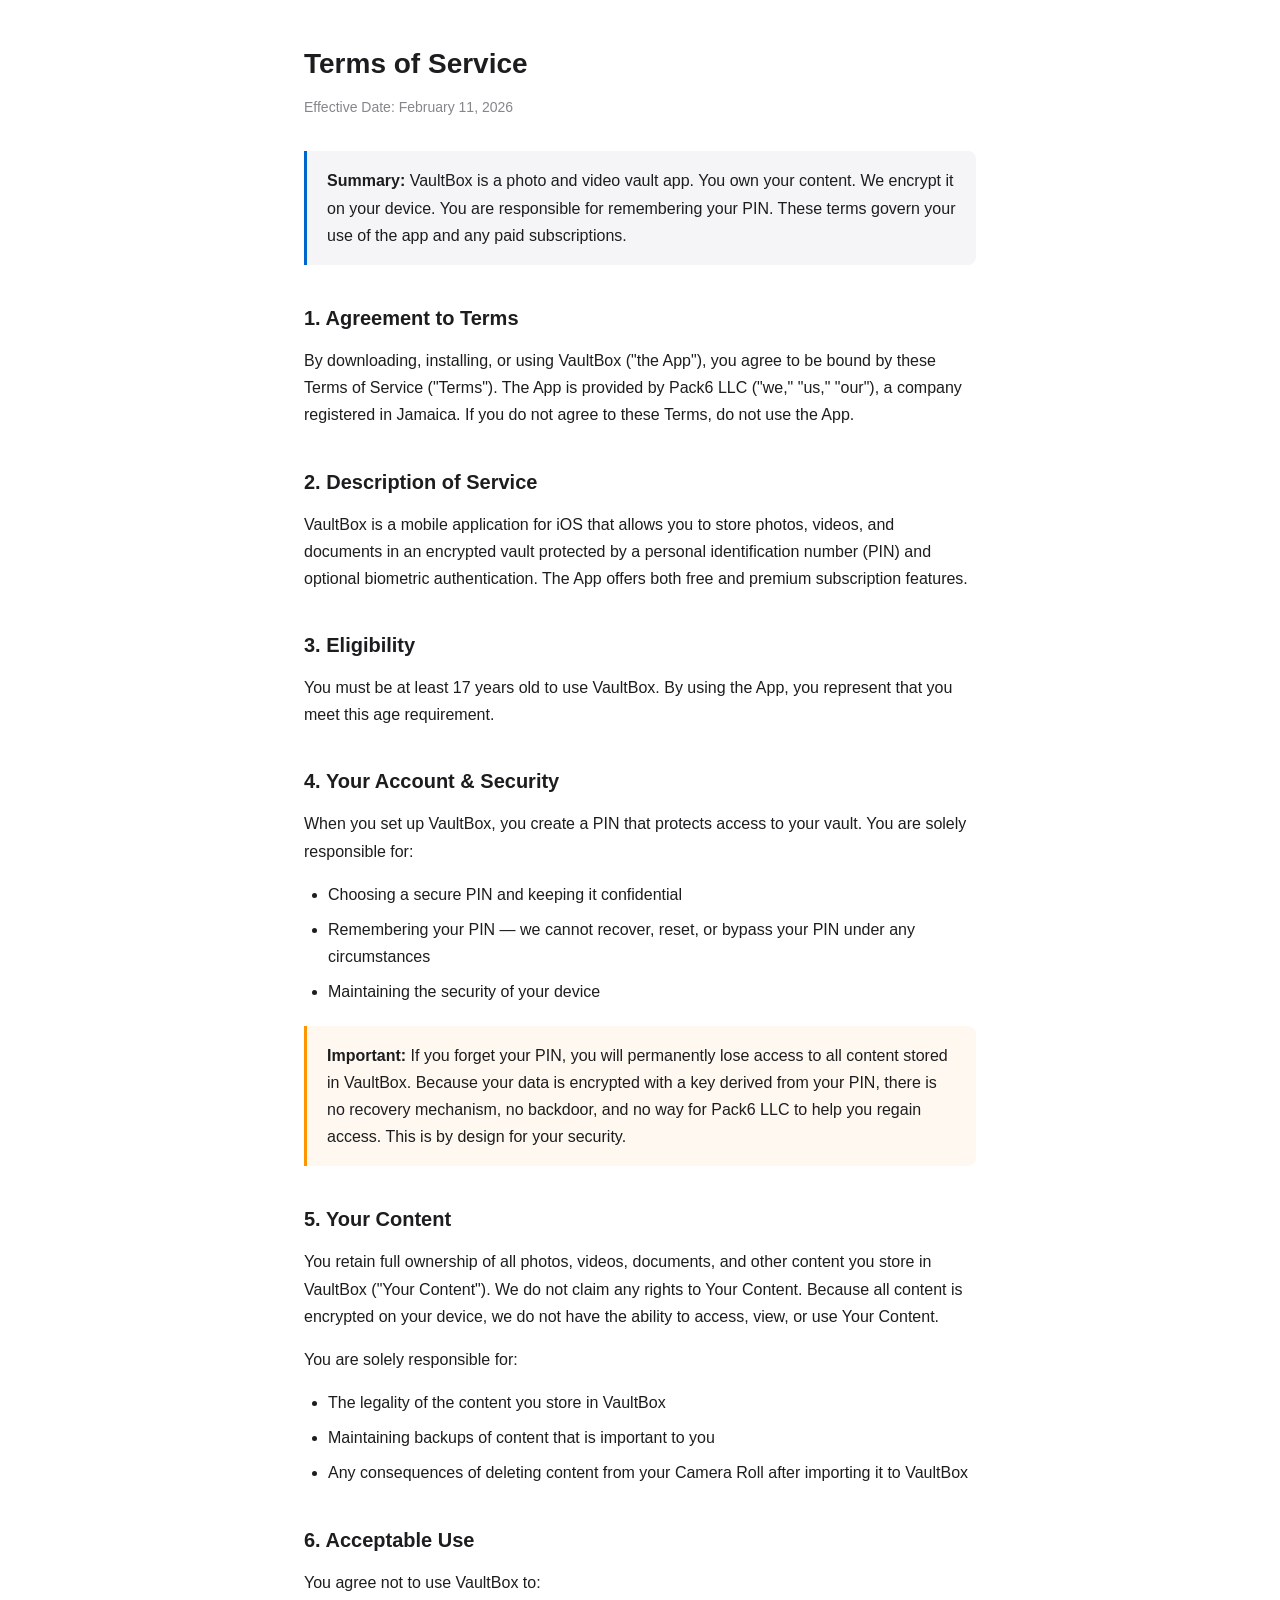
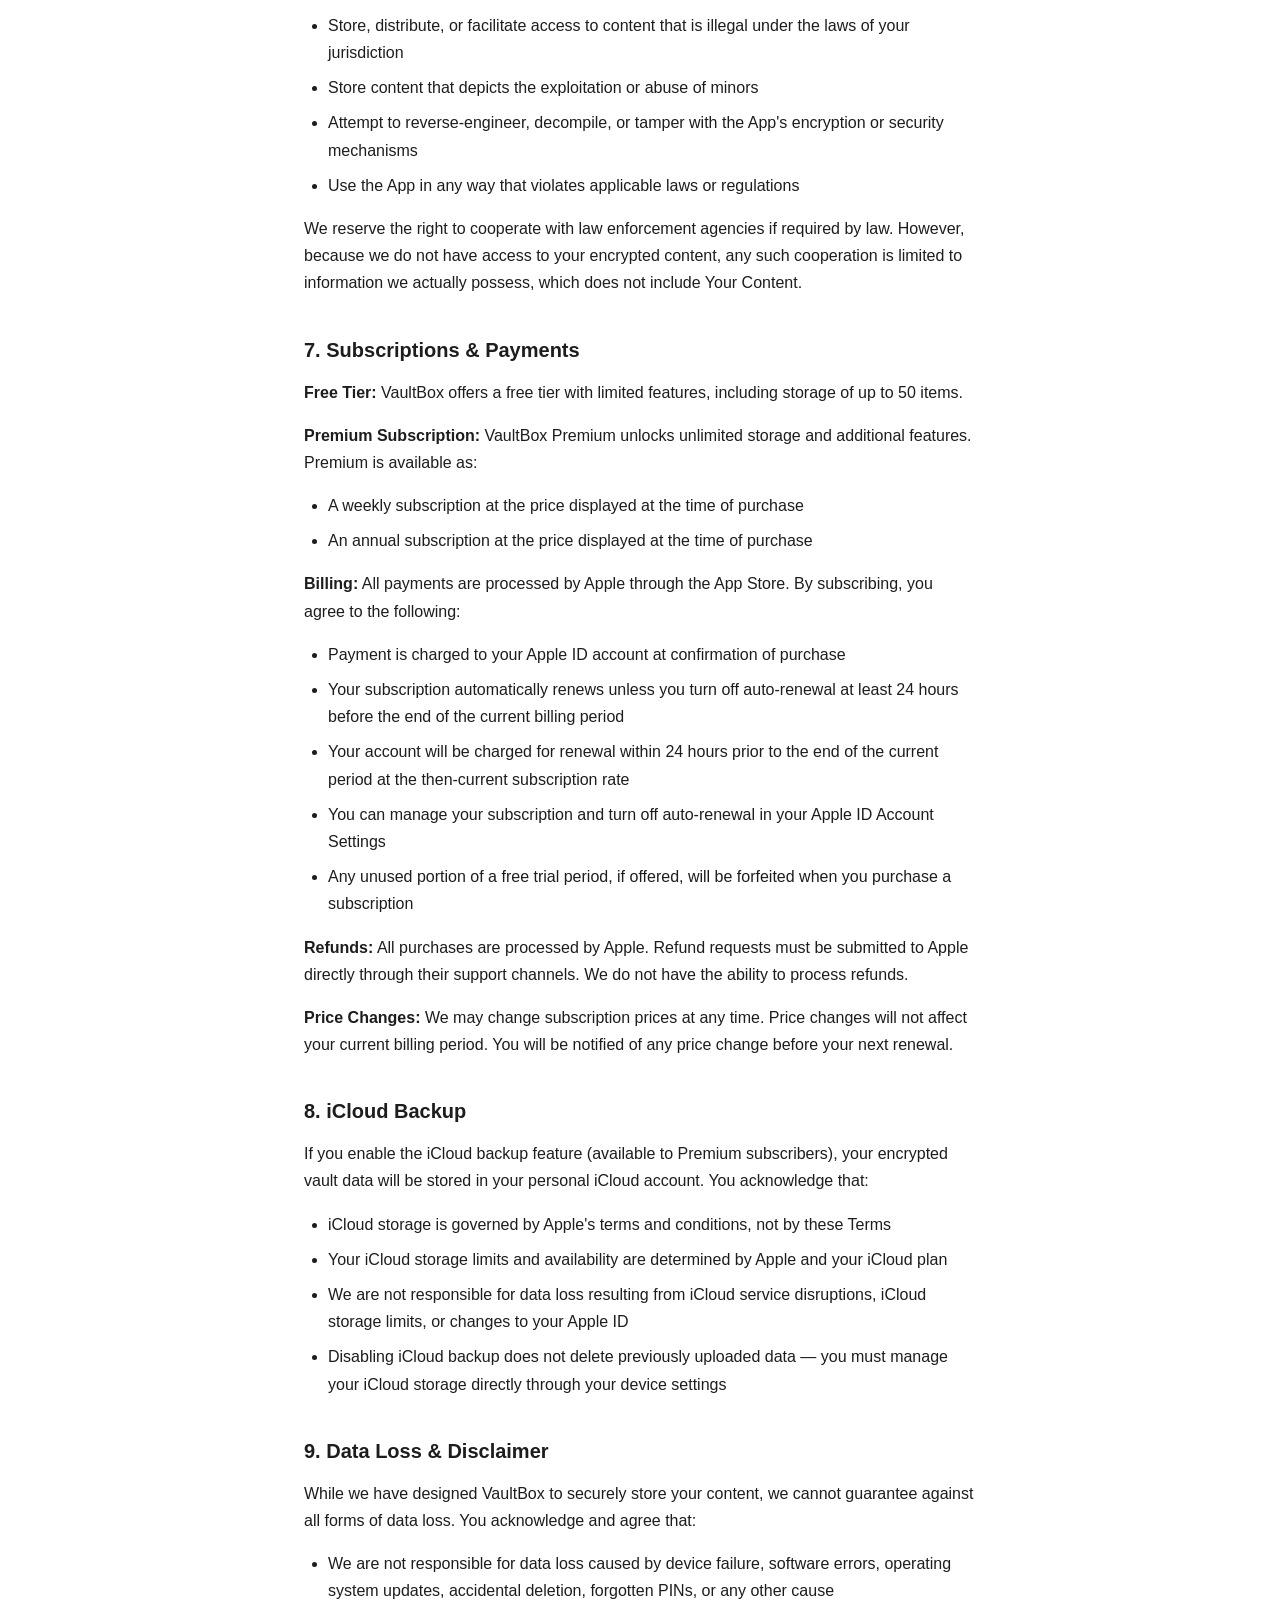
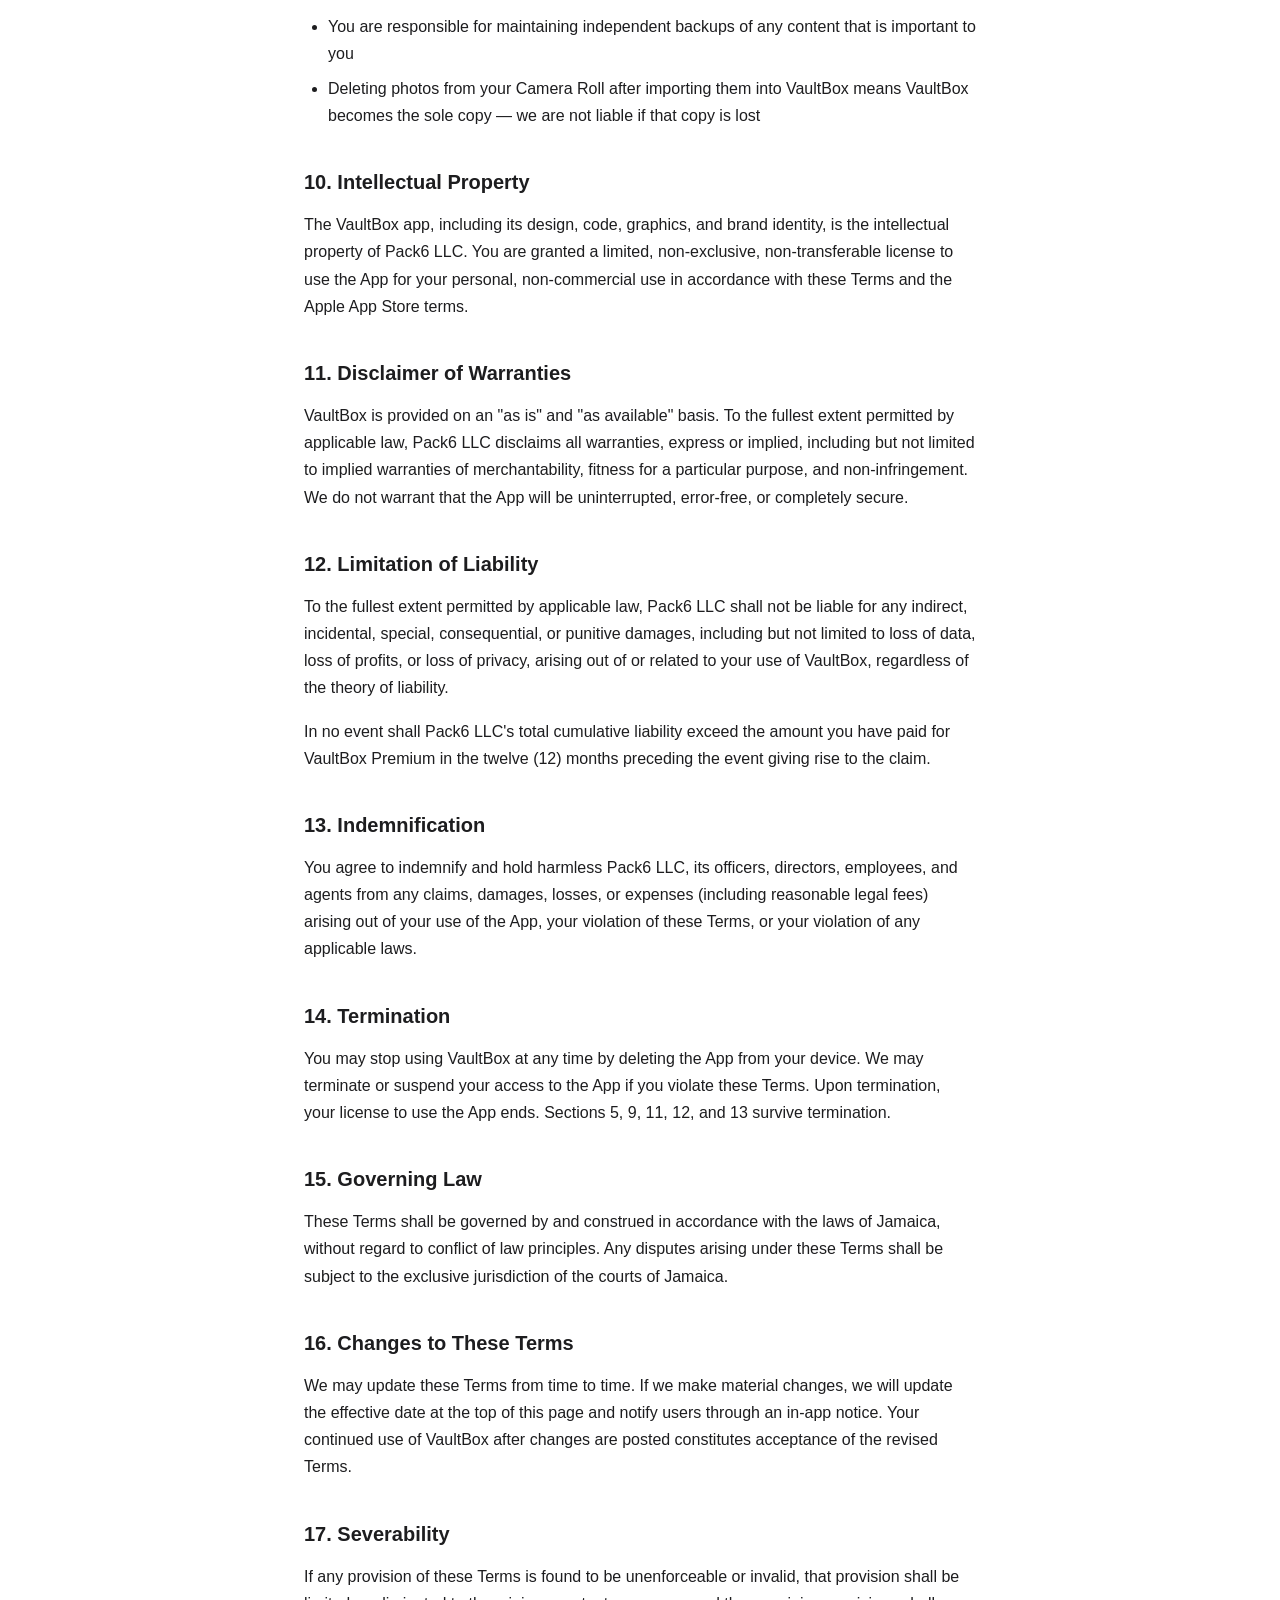
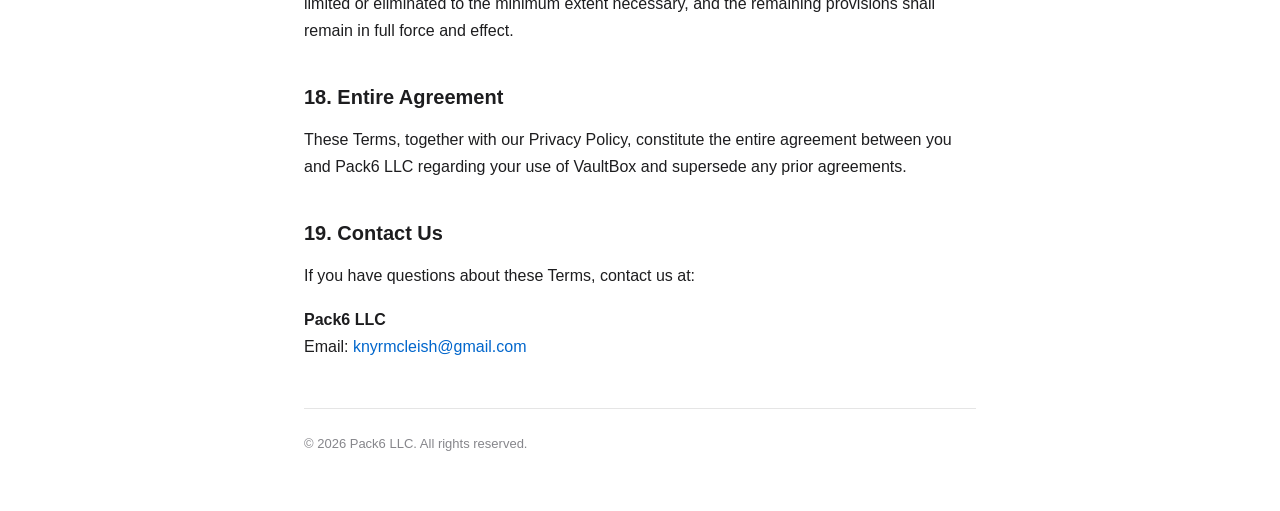
<file: docs/terms/terms.html>
<!doctype html>
<html lang="en">
  <head>
    <meta charset="UTF-8" />
    <meta name="viewport" content="width=device-width, initial-scale=1.0" />
    <title>VaultBox — Terms of Service</title>
    <style>
      * {
        margin: 0;
        padding: 0;
        box-sizing: border-box;
      }
      body {
        font-family:
          -apple-system, BlinkMacSystemFont, "Segoe UI", Roboto, Helvetica,
          Arial, sans-serif;
        line-height: 1.7;
        color: #1d1d1f;
        background: #ffffff;
        padding: 40px 24px;
        max-width: 720px;
        margin: 0 auto;
      }
      h1 {
        font-size: 28px;
        font-weight: 700;
        margin-bottom: 8px;
      }
      h2 {
        font-size: 20px;
        font-weight: 600;
        margin-top: 36px;
        margin-bottom: 12px;
      }
      p {
        margin-bottom: 16px;
      }
      .effective-date {
        color: #86868b;
        font-size: 14px;
        margin-bottom: 32px;
      }
      ul {
        margin-bottom: 16px;
        padding-left: 24px;
      }
      li {
        margin-bottom: 8px;
      }
      a {
        color: #0066cc;
        text-decoration: none;
      }
      a:hover {
        text-decoration: underline;
      }
      .highlight {
        background: #f5f5f7;
        border-left: 3px solid #0066cc;
        padding: 16px 20px;
        margin: 20px 0;
        border-radius: 0 8px 8px 0;
      }
      .warning {
        background: #fff8f0;
        border-left: 3px solid #ff9500;
        padding: 16px 20px;
        margin: 20px 0;
        border-radius: 0 8px 8px 0;
      }
      footer {
        margin-top: 48px;
        padding-top: 24px;
        border-top: 1px solid #e5e5e5;
        color: #86868b;
        font-size: 13px;
      }
    </style>
  </head>
  <body>
    <h1>Terms of Service</h1>
    <p class="effective-date">Effective Date: February 11, 2026</p>

    <div class="highlight">
      <strong>Summary:</strong> VaultBox is a photo and video vault app. You own
      your content. We encrypt it on your device. You are responsible for
      remembering your PIN. These terms govern your use of the app and any paid
      subscriptions.
    </div>

    <h2>1. Agreement to Terms</h2>
    <p>
      By downloading, installing, or using VaultBox ("the App"), you agree to be
      bound by these Terms of Service ("Terms"). The App is provided by Pack6
      LLC ("we," "us," "our"), a company registered in Jamaica. If you do not
      agree to these Terms, do not use the App.
    </p>

    <h2>2. Description of Service</h2>
    <p>
      VaultBox is a mobile application for iOS that allows you to store photos,
      videos, and documents in an encrypted vault protected by a personal
      identification number (PIN) and optional biometric authentication. The App
      offers both free and premium subscription features.
    </p>

    <h2>3. Eligibility</h2>
    <p>
      You must be at least 17 years old to use VaultBox. By using the App, you
      represent that you meet this age requirement.
    </p>

    <h2>4. Your Account & Security</h2>
    <p>
      When you set up VaultBox, you create a PIN that protects access to your
      vault. You are solely responsible for:
    </p>
    <ul>
      <li>Choosing a secure PIN and keeping it confidential</li>
      <li>
        Remembering your PIN — we cannot recover, reset, or bypass your PIN
        under any circumstances
      </li>
      <li>Maintaining the security of your device</li>
    </ul>

    <div class="warning">
      <strong>Important:</strong> If you forget your PIN, you will permanently
      lose access to all content stored in VaultBox. Because your data is
      encrypted with a key derived from your PIN, there is no recovery
      mechanism, no backdoor, and no way for Pack6 LLC to help you regain
      access. This is by design for your security.
    </div>

    <h2>5. Your Content</h2>
    <p>
      You retain full ownership of all photos, videos, documents, and other
      content you store in VaultBox ("Your Content"). We do not claim any rights
      to Your Content. Because all content is encrypted on your device, we do
      not have the ability to access, view, or use Your Content.
    </p>
    <p>You are solely responsible for:</p>
    <ul>
      <li>The legality of the content you store in VaultBox</li>
      <li>Maintaining backups of content that is important to you</li>
      <li>
        Any consequences of deleting content from your Camera Roll after
        importing it to VaultBox
      </li>
    </ul>

    <h2>6. Acceptable Use</h2>
    <p>You agree not to use VaultBox to:</p>
    <ul>
      <li>
        Store, distribute, or facilitate access to content that is illegal under
        the laws of your jurisdiction
      </li>
      <li>Store content that depicts the exploitation or abuse of minors</li>
      <li>
        Attempt to reverse-engineer, decompile, or tamper with the App's
        encryption or security mechanisms
      </li>
      <li>
        Use the App in any way that violates applicable laws or regulations
      </li>
    </ul>
    <p>
      We reserve the right to cooperate with law enforcement agencies if
      required by law. However, because we do not have access to your encrypted
      content, any such cooperation is limited to information we actually
      possess, which does not include Your Content.
    </p>

    <h2>7. Subscriptions & Payments</h2>

    <p>
      <strong>Free Tier:</strong> VaultBox offers a free tier with limited
      features, including storage of up to 50 items.
    </p>

    <p>
      <strong>Premium Subscription:</strong> VaultBox Premium unlocks unlimited
      storage and additional features. Premium is available as:
    </p>
    <ul>
      <li>
        A weekly subscription at the price displayed at the time of purchase
      </li>
      <li>
        An annual subscription at the price displayed at the time of purchase
      </li>
    </ul>

    <p>
      <strong>Billing:</strong> All payments are processed by Apple through the
      App Store. By subscribing, you agree to the following:
    </p>
    <ul>
      <li>
        Payment is charged to your Apple ID account at confirmation of purchase
      </li>
      <li>
        Your subscription automatically renews unless you turn off auto-renewal
        at least 24 hours before the end of the current billing period
      </li>
      <li>
        Your account will be charged for renewal within 24 hours prior to the
        end of the current period at the then-current subscription rate
      </li>
      <li>
        You can manage your subscription and turn off auto-renewal in your Apple
        ID Account Settings
      </li>
      <li>
        Any unused portion of a free trial period, if offered, will be forfeited
        when you purchase a subscription
      </li>
    </ul>

    <p>
      <strong>Refunds:</strong> All purchases are processed by Apple. Refund
      requests must be submitted to Apple directly through their support
      channels. We do not have the ability to process refunds.
    </p>

    <p>
      <strong>Price Changes:</strong> We may change subscription prices at any
      time. Price changes will not affect your current billing period. You will
      be notified of any price change before your next renewal.
    </p>

    <h2>8. iCloud Backup</h2>
    <p>
      If you enable the iCloud backup feature (available to Premium
      subscribers), your encrypted vault data will be stored in your personal
      iCloud account. You acknowledge that:
    </p>
    <ul>
      <li>
        iCloud storage is governed by Apple's terms and conditions, not by these
        Terms
      </li>
      <li>
        Your iCloud storage limits and availability are determined by Apple and
        your iCloud plan
      </li>
      <li>
        We are not responsible for data loss resulting from iCloud service
        disruptions, iCloud storage limits, or changes to your Apple ID
      </li>
      <li>
        Disabling iCloud backup does not delete previously uploaded data — you
        must manage your iCloud storage directly through your device settings
      </li>
    </ul>

    <h2>9. Data Loss & Disclaimer</h2>
    <p>
      While we have designed VaultBox to securely store your content, we cannot
      guarantee against all forms of data loss. You acknowledge and agree that:
    </p>
    <ul>
      <li>
        We are not responsible for data loss caused by device failure, software
        errors, operating system updates, accidental deletion, forgotten PINs,
        or any other cause
      </li>
      <li>
        You are responsible for maintaining independent backups of any content
        that is important to you
      </li>
      <li>
        Deleting photos from your Camera Roll after importing them into VaultBox
        means VaultBox becomes the sole copy — we are not liable if that copy is
        lost
      </li>
    </ul>

    <h2>10. Intellectual Property</h2>
    <p>
      The VaultBox app, including its design, code, graphics, and brand
      identity, is the intellectual property of Pack6 LLC. You are granted a
      limited, non-exclusive, non-transferable license to use the App for your
      personal, non-commercial use in accordance with these Terms and the Apple
      App Store terms.
    </p>

    <h2>11. Disclaimer of Warranties</h2>
    <p>
      VaultBox is provided on an "as is" and "as available" basis. To the
      fullest extent permitted by applicable law, Pack6 LLC disclaims all
      warranties, express or implied, including but not limited to implied
      warranties of merchantability, fitness for a particular purpose, and
      non-infringement. We do not warrant that the App will be uninterrupted,
      error-free, or completely secure.
    </p>

    <h2>12. Limitation of Liability</h2>
    <p>
      To the fullest extent permitted by applicable law, Pack6 LLC shall not be
      liable for any indirect, incidental, special, consequential, or punitive
      damages, including but not limited to loss of data, loss of profits, or
      loss of privacy, arising out of or related to your use of VaultBox,
      regardless of the theory of liability.
    </p>
    <p>
      In no event shall Pack6 LLC's total cumulative liability exceed the amount
      you have paid for VaultBox Premium in the twelve (12) months preceding the
      event giving rise to the claim.
    </p>

    <h2>13. Indemnification</h2>
    <p>
      You agree to indemnify and hold harmless Pack6 LLC, its officers,
      directors, employees, and agents from any claims, damages, losses, or
      expenses (including reasonable legal fees) arising out of your use of the
      App, your violation of these Terms, or your violation of any applicable
      laws.
    </p>

    <h2>14. Termination</h2>
    <p>
      You may stop using VaultBox at any time by deleting the App from your
      device. We may terminate or suspend your access to the App if you violate
      these Terms. Upon termination, your license to use the App ends. Sections
      5, 9, 11, 12, and 13 survive termination.
    </p>

    <h2>15. Governing Law</h2>
    <p>
      These Terms shall be governed by and construed in accordance with the laws
      of Jamaica, without regard to conflict of law principles. Any disputes
      arising under these Terms shall be subject to the exclusive jurisdiction
      of the courts of Jamaica.
    </p>

    <h2>16. Changes to These Terms</h2>
    <p>
      We may update these Terms from time to time. If we make material changes,
      we will update the effective date at the top of this page and notify users
      through an in-app notice. Your continued use of VaultBox after changes are
      posted constitutes acceptance of the revised Terms.
    </p>

    <h2>17. Severability</h2>
    <p>
      If any provision of these Terms is found to be unenforceable or invalid,
      that provision shall be limited or eliminated to the minimum extent
      necessary, and the remaining provisions shall remain in full force and
      effect.
    </p>

    <h2>18. Entire Agreement</h2>
    <p>
      These Terms, together with our Privacy Policy, constitute the entire
      agreement between you and Pack6 LLC regarding your use of VaultBox and
      supersede any prior agreements.
    </p>

    <h2>19. Contact Us</h2>
    <p>If you have questions about these Terms, contact us at:</p>
    <p>
      <strong>Pack6 LLC</strong><br />
      Email: <a href="mailto:knyrmcleish@gmail.com">knyrmcleish@gmail.com</a>
    </p>

    <footer>
      <p>&copy; 2026 Pack6 LLC. All rights reserved.</p>
    </footer>
  </body>
</html>
</file>
